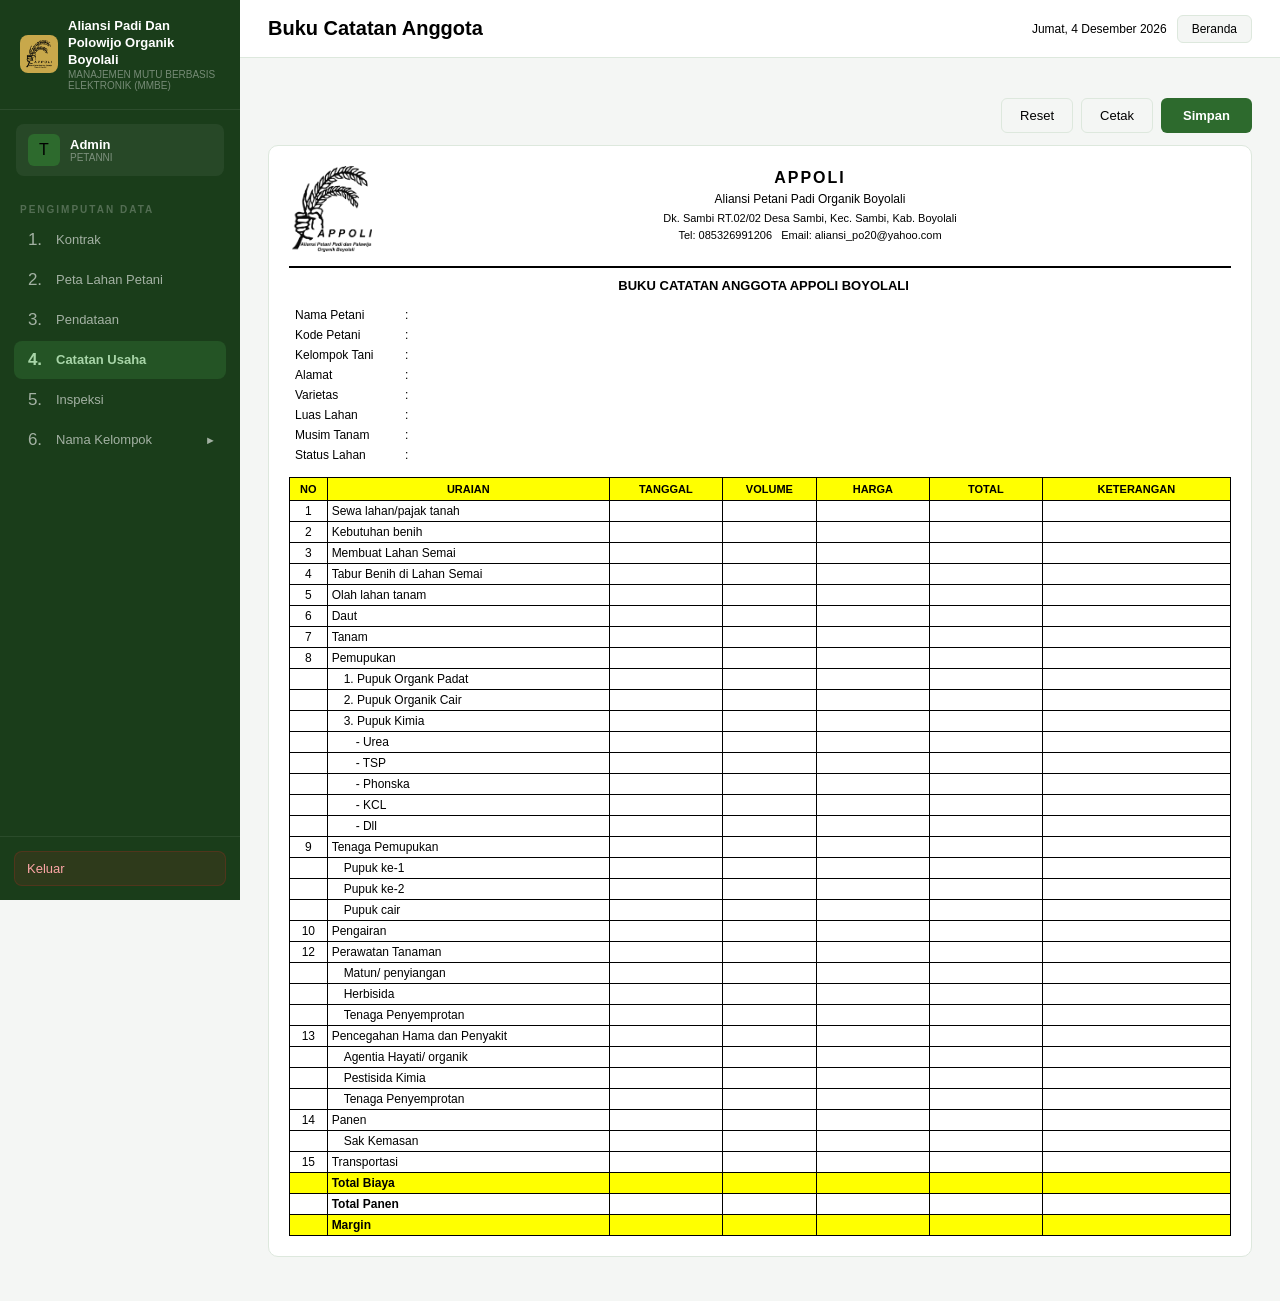
<file: Catatan Usaha.html>
<!DOCTYPE html>
<html lang="id">
<head>
  <meta charset="UTF-8"/>
  <meta name="viewport" content="width=device-width, initial-scale=1.0"/>
  <title>Aliansi Padi Dan Polowijo Organik Boyolali</title>
  <link rel="stylesheet" href="Sidebar.css"/>
  <link rel="stylesheet" href="catatan usaha.css"/>
</head>
<body>

<!-- ══ SIDEBAR ══ -->
<aside class="sidebar">
  <div class="sb-brand">
    <div class="logo-row">
      <div class="logo-icon">
        <img src="logo-appoli-2.png"
             style="width:28px;height:28px;object-fit:contain;" alt="padi"/>
      </div>
      <div>
        <div class="logo-name">Aliansi Padi Dan Polowijo Organik Boyolali</div>
        <div class="logo-sub">MANAJEMEN MUTU BERBASIS ELEKTRONIK (MMBE)</div>
      </div>
    </div>
  </div>
  <div class="sb-user">
    <div class="av">T</div>
    <div>
      <div class="uname" id="sbUser">Tani Padi</div>
      <div class="urole">Petanni</div>
    </div>
  </div>
  <div class="sb-section">
    <div class="sb-section-lbl">Pengimputan Data</div>
    <a class="sb-item"           href="Kontrak.html">      <span class="ic">1.</span> Kontrak</a>
    <a class="sb-item"           href="Peta Lahan.html">   <span class="ic">2.</span> Peta Lahan Petani</a>
    <a class="sb-item"           href="Pendataan.html">    <span class="ic">3.</span> Pendataan</a>
    <a class="sb-item active"    href="Catatan Usaha.html"><span class="ic">4.</span> Catatan Usaha</a>
    <a class="sb-item"           href="Inspeksi.html">     <span class="ic">5.</span> Inspeksi</a>
    <div class="sb-item" onclick="toggleSub(this,'sub-kelompok')">
      <span class="ic">6.</span> Nama Kelompok
      <span style="margin-left:auto;font-size:11px;" id="arr-kelompok">&#9658;</span>
    </div>
    <div class="sb-sub" id="sub-kelompok">
      <a class="sb-sub-item" href="Sketsa Lahan.html">Sketsa Lahan</a>
      <a class="sb-sub-item" href="Analisa.html">Analisa Risiko</a>
    </div>
  </div>
  <div class="sb-footer">
    <button class="btn-logout" onclick="logout()">Keluar</button>
  </div>
</aside>

<!-- ══ MAIN ══ -->
<div class="main">
  <div class="topbar">
    <h1>Buku Catatan Anggota</h1>
    <div class="tb-right">
      <span class="tb-date" id="tbDate"></span>
      <a href="index.html" class="tb-back">Beranda</a>
    </div>
  </div>

  <div class="content">

    <div class="btn-row" style="margin-bottom:12px;">
      <button class="btn-secondary" onclick="resetForm()">Reset</button>
      <button class="btn-secondary" onclick="window.print()">Cetak</button>
      <button class="btn-primary"   onclick="simpan()">Simpan</button>
    </div>

    <div class="panel">
      <div class="panel-body">
        <div class="form-catatan">

          <!-- KOP -->
          <div class="kop-surat">
            <div class="kop-logo">
              <img src="logo-appoli-2.png" alt="Logo APPOLI"/>
            </div>
            <div class="kop-tengah">
              <div class="kop-nama">APPOLI</div>
              <div class="kop-full">Aliansi Petani Padi Organik Boyolali</div>
              <div class="kop-alamat">
                Dk. Sambi RT.02/02 Desa Sambi, Kec. Sambi, Kab. Boyolali<br>
                Tel: 085326991206 &nbsp; Email: aliansi_po20@yahoo.com
              </div>
            </div>
          </div>
          <div class="kop-garis"></div>

          <!-- JUDUL -->
          <div class="form-judul"> &nbsp; BUKU CATATAN ANGGOTA APPOLI BOYOLALI</div>

          <!-- IDENTITAS -->
          <table class="tbl-identitas">
            <tr>
              <td class="id-label">Nama Petani</td>
              <td class="id-titik">:</td>
              <td><input type="text" id="c_nama"/></td>
            </tr>
            <tr>
              <td class="id-label">Kode Petani</td>
              <td class="id-titik">:</td>
              <td><input type="text" id="c_kode"/></td>
            </tr>
            <tr>
              <td class="id-label">Kelompok Tani</td>
              <td class="id-titik">:</td>
              <td><input type="text" id="c_kelompok"/></td>
            </tr>
            <tr>
              <td class="id-label">Alamat</td>
              <td class="id-titik">:</td>
              <td><input type="text" id="c_alamat"/></td>
            </tr>
            <tr>
              <td class="id-label">Varietas</td>
              <td class="id-titik">:</td>
              <td><input type="text" id="c_varietas"/></td>
            </tr>
            <tr>
              <td class="id-label">Luas Lahan</td>
              <td class="id-titik">:</td>
              <td><input type="text" id="c_luas"/></td>
            </tr>
            <tr>
              <td class="id-label">Musim Tanam</td>
              <td class="id-titik">:</td>
              <td><input type="text" id="c_musim"/></td>
            </tr>
            <tr>
              <td class="id-label">Status Lahan</td>
              <td class="id-titik">:</td>
              <td><input type="text" id="c_status"/></td>
            </tr>
          </table>

          <!-- TABEL CATATAN -->
          <table class="tbl-catatan">
            <thead>
              <tr>
                <th class="col-no">NO</th>
                <th class="col-uraian">URAIAN</th>
                <th class="col-tgl">TANGGAL</th>
                <th class="col-vol">VOLUME</th>
                <th class="col-hrg">HARGA</th>
                <th class="col-tot">TOTAL</th>
                <th class="col-ket">KETERANGAN</th>
              </tr>
            </thead>
            <tbody>
              <!-- 1-7: baris biasa -->
              <tr><td class="no">1</td><td>Sewa lahan/pajak tanah</td><td><input type="text"/></td><td><input type="text"/></td><td><input type="text"/></td><td><input type="text"/></td><td><input type="text"/></td></tr>
              <tr><td class="no">2</td><td>Kebutuhan benih</td><td><input type="text"/></td><td><input type="text"/></td><td><input type="text"/></td><td><input type="text"/></td><td><input type="text"/></td></tr>
              <tr><td class="no">3</td><td>Membuat Lahan Semai</td><td><input type="text"/></td><td><input type="text"/></td><td><input type="text"/></td><td><input type="text"/></td><td><input type="text"/></td></tr>
              <tr><td class="no">4</td><td>Tabur Benih di Lahan Semai</td><td><input type="text"/></td><td><input type="text"/></td><td><input type="text"/></td><td><input type="text"/></td><td><input type="text"/></td></tr>
              <tr><td class="no">5</td><td>Olah lahan tanam</td><td><input type="text"/></td><td><input type="text"/></td><td><input type="text"/></td><td><input type="text"/></td><td><input type="text"/></td></tr>
              <tr><td class="no">6</td><td>Daut</td><td><input type="text"/></td><td><input type="text"/></td><td><input type="text"/></td><td><input type="text"/></td><td><input type="text"/></td></tr>
              <tr><td class="no">7</td><td>Tanam</td><td><input type="text"/></td><td><input type="text"/></td><td><input type="text"/></td><td><input type="text"/></td><td><input type="text"/></td></tr>

              <!-- 8: Pemupukan -->
              <tr><td class="no">8</td><td>Pemupukan</td><td></td><td></td><td></td><td></td><td></td></tr>
              <tr><td></td><td class="indent">1. Pupuk Organk Padat</td><td><input type="text"/></td><td><input type="text"/></td><td><input type="text"/></td><td><input type="text"/></td><td><input type="text"/></td></tr>
              <tr><td></td><td class="indent">2. Pupuk Organik Cair</td><td><input type="text"/></td><td><input type="text"/></td><td><input type="text"/></td><td><input type="text"/></td><td><input type="text"/></td></tr>
              <tr><td></td><td class="indent">3. Pupuk Kimia</td><td><input type="text"/></td><td><input type="text"/></td><td><input type="text"/></td><td><input type="text"/></td><td><input type="text"/></td></tr>
              <tr><td></td><td class="indent2">- Urea</td><td><input type="text"/></td><td><input type="text"/></td><td><input type="text"/></td><td><input type="text"/></td><td><input type="text"/></td></tr>
              <tr><td></td><td class="indent2">- TSP</td><td><input type="text"/></td><td><input type="text"/></td><td><input type="text"/></td><td><input type="text"/></td><td><input type="text"/></td></tr>
              <tr><td></td><td class="indent2">- Phonska</td><td><input type="text"/></td><td><input type="text"/></td><td><input type="text"/></td><td><input type="text"/></td><td><input type="text"/></td></tr>
              <tr><td></td><td class="indent2">- KCL</td><td><input type="text"/></td><td><input type="text"/></td><td><input type="text"/></td><td><input type="text"/></td><td><input type="text"/></td></tr>
              <tr><td></td><td class="indent2">- Dll</td><td><input type="text"/></td><td><input type="text"/></td><td><input type="text"/></td><td><input type="text"/></td><td><input type="text"/></td></tr>

              <!-- 9: Tenaga Pemupukan -->
              <tr><td class="no">9</td><td>Tenaga Pemupukan</td><td><input type="text"/></td><td><input type="text"/></td><td><input type="text"/></td><td><input type="text"/></td><td><input type="text"/></td></tr>
              <tr><td></td><td class="indent">Pupuk ke-1</td><td><input type="text"/></td><td><input type="text"/></td><td><input type="text"/></td><td><input type="text"/></td><td><input type="text"/></td></tr>
              <tr><td></td><td class="indent">Pupuk ke-2</td><td><input type="text"/></td><td><input type="text"/></td><td><input type="text"/></td><td><input type="text"/></td><td><input type="text"/></td></tr>
              <tr><td></td><td class="indent">Pupuk cair</td><td><input type="text"/></td><td><input type="text"/></td><td><input type="text"/></td><td><input type="text"/></td><td><input type="text"/></td></tr>

              <!-- 10: Pengairan -->
              <tr><td class="no">10</td><td>Pengairan</td><td><input type="text"/></td><td><input type="text"/></td><td><input type="text"/></td><td><input type="text"/></td><td><input type="text"/></td></tr>

              <!-- 12: Perawatan Tanaman -->
              <tr><td class="no">12</td><td>Perawatan Tanaman</td><td><input type="text"/></td><td><input type="text"/></td><td><input type="text"/></td><td><input type="text"/></td><td><input type="text"/></td></tr>
              <tr><td></td><td class="indent">Matun/ penyiangan</td><td><input type="text"/></td><td><input type="text"/></td><td><input type="text"/></td><td><input type="text"/></td><td><input type="text"/></td></tr>
              <tr><td></td><td class="indent">Herbisida</td><td><input type="text"/></td><td><input type="text"/></td><td><input type="text"/></td><td><input type="text"/></td><td><input type="text"/></td></tr>
              <tr><td></td><td class="indent">Tenaga Penyemprotan</td><td><input type="text"/></td><td><input type="text"/></td><td><input type="text"/></td><td><input type="text"/></td><td><input type="text"/></td></tr>

              <!-- 13: Pencegahan Hama -->
              <tr><td class="no">13</td><td>Pencegahan Hama dan Penyakit</td><td><input type="text"/></td><td><input type="text"/></td><td><input type="text"/></td><td><input type="text"/></td><td><input type="text"/></td></tr>
              <tr><td></td><td class="indent">Agentia Hayati/ organik</td><td><input type="text"/></td><td><input type="text"/></td><td><input type="text"/></td><td><input type="text"/></td><td><input type="text"/></td></tr>
              <tr><td></td><td class="indent">Pestisida Kimia</td><td><input type="text"/></td><td><input type="text"/></td><td><input type="text"/></td><td><input type="text"/></td><td><input type="text"/></td></tr>
              <tr><td></td><td class="indent">Tenaga Penyemprotan</td><td><input type="text"/></td><td><input type="text"/></td><td><input type="text"/></td><td><input type="text"/></td><td><input type="text"/></td></tr>

              <!-- 14: Panen -->
              <tr><td class="no">14</td><td>Panen</td><td><input type="text"/></td><td><input type="text"/></td><td><input type="text"/></td><td><input type="text"/></td><td><input type="text"/></td></tr>
              <tr><td></td><td class="indent">Sak Kemasan</td><td><input type="text"/></td><td><input type="text"/></td><td><input type="text"/></td><td><input type="text"/></td><td><input type="text"/></td></tr>

              <!-- 15: Transportasi -->
              <tr><td class="no">15</td><td>Transportasi</td><td><input type="text"/></td><td><input type="text"/></td><td><input type="text"/></td><td><input type="text"/></td><td><input type="text"/></td></tr>

              <!-- Total -->
              <tr class="row-total"><td></td><td>Total Biaya</td><td><input type="text"/></td><td><input type="text"/></td><td><input type="text"/></td><td><input type="text"/></td><td><input type="text"/></td></tr>
              <tr class="row-putih"><td></td><td>Total Panen</td><td><input type="text"/></td><td><input type="text"/></td><td><input type="text"/></td><td><input type="text"/></td><td><input type="text"/></td></tr>
              <tr class="row-total"><td></td><td>Margin</td><td><input type="text"/></td><td><input type="text"/></td><td><input type="text"/></td><td><input type="text"/></td><td><input type="text"/></td></tr>

            </tbody>
          </table>

        </div><!-- /form-catatan -->
        <div class="alert-success" id="alertCatatan" style="margin-top:12px;">Data catatan berhasil disimpan!</div>
      </div>
    </div>

  </div><!-- /content -->
</div><!-- /main -->

<script src="Sidebar.js"></script>
<script>
  function simpan() {
    const nama = document.getElementById('c_nama').value.trim();
    if (!nama) { alert('Nama Petani wajib diisi!'); return; }
    showAlert('alertCatatan');
  }
  function resetForm() {
    if (!confirm('Reset semua isian?')) return;
    document.querySelectorAll('.form-catatan input[type="text"]').forEach(el => el.value = '');
  }
</script>

</body>
</html>
</file>
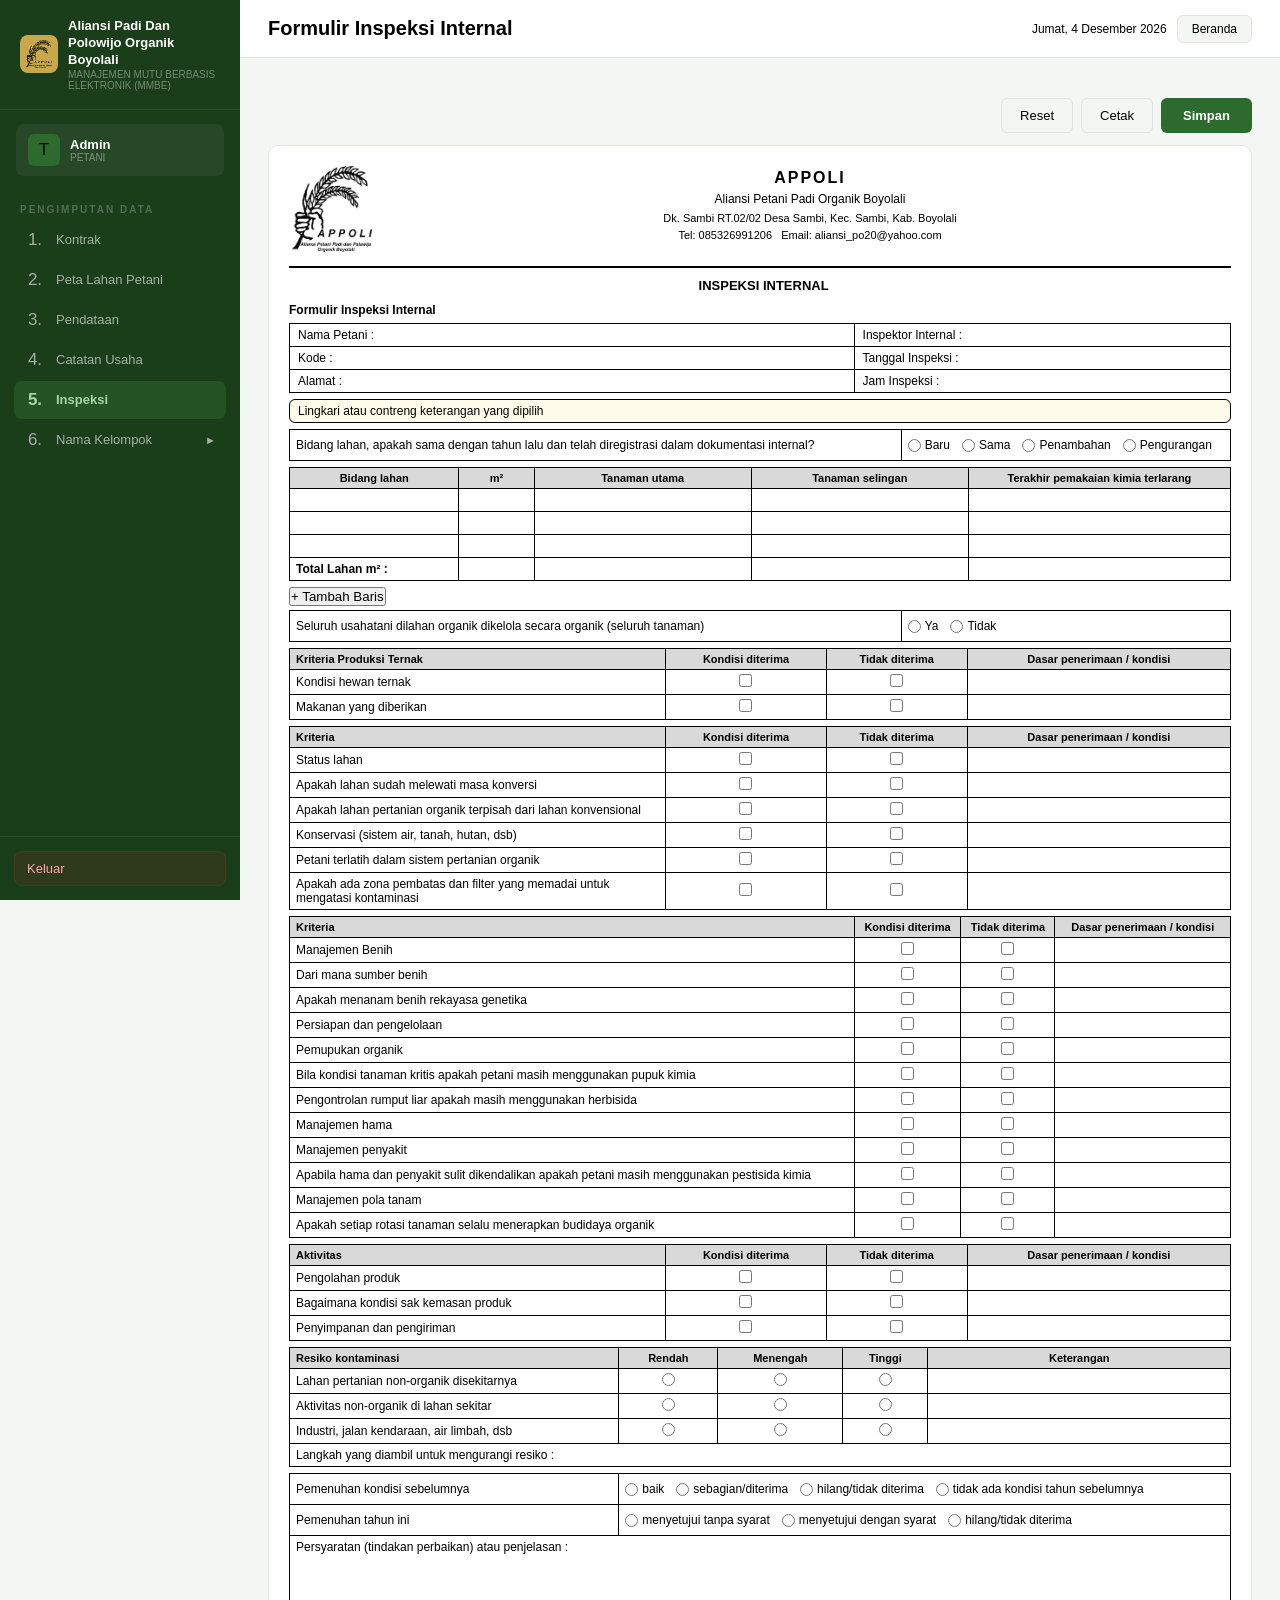
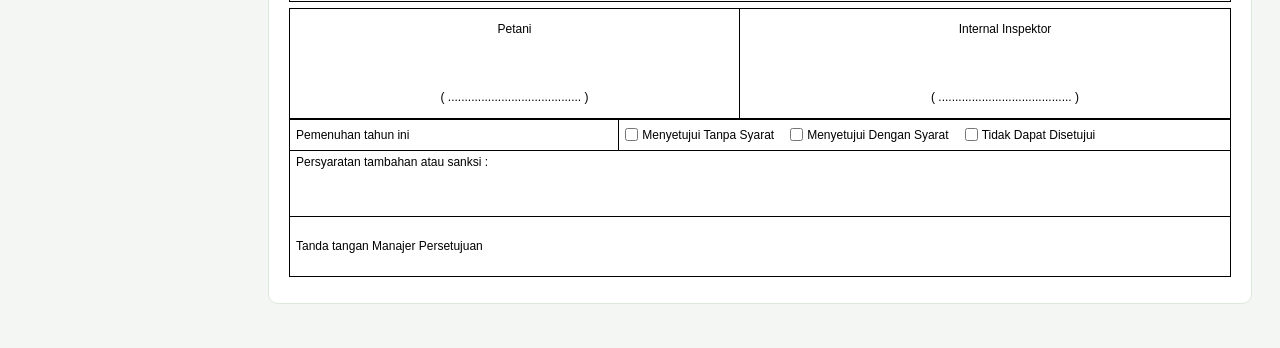
<file: Inspeksi.html>
<!DOCTYPE html>
<html lang="id">
<head>
  <meta charset="UTF-8"/>
  <meta name="viewport" content="width=device-width, initial-scale=1.0"/>
  <title>Inspeksi — Aliansi Padi Dan Polowijo Organik Boyolali</title>
  <link rel="stylesheet" href="Sidebar.css"/>
  <link rel="stylesheet" href="inspeksi.css"/>
</head>
<body>

<!-- ══ SIDEBAR ══ -->
<aside class="sidebar">
  <div class="sb-brand">
    <div class="logo-row">
      <div class="logo-icon">
        <img src="logo-appoli-2.png"
             style="width:28px;height:28px;object-fit:contain;" alt="padi"/>
      </div>
      <div>
        <div class="logo-name">Aliansi Padi Dan Polowijo Organik Boyolali</div>
        <div class="logo-sub">MANAJEMEN MUTU BERBASIS ELEKTRONIK (MMBE)</div>
      </div>
    </div>
  </div>
  <div class="sb-user">
    <div class="av">T</div>
    <div>
      <div class="uname" id="sbUser">Tani</div>
      <div class="urole">Petani</div>
    </div>
  </div>
  <div class="sb-section">
    <div class="sb-section-lbl">Pengimputan Data</div>
    <a class="sb-item"           href="Kontrak.html">      <span class="ic">1.</span> Kontrak</a>
    <a class="sb-item"           href="Peta Lahan.html">   <span class="ic">2.</span> Peta Lahan Petani</a>
    <a class="sb-item"           href="Pendataan.html">    <span class="ic">3.</span> Pendataan</a>
    <a class="sb-item"           href="Catatan Usaha.html"><span class="ic">4.</span> Catatan Usaha</a>
    <a class="sb-item active"    href="Inspeksi.html">     <span class="ic">5.</span> Inspeksi</a>
    <div class="sb-item" onclick="toggleSub(this,'sub-kelompok')">
      <span class="ic">6.</span> Nama Kelompok
      <span style="margin-left:auto;font-size:11px;" id="arr-kelompok">&#9658;</span>
    </div>
    <div class="sb-sub" id="sub-kelompok">
      <a class="sb-sub-item" href="Sketsa Lahan.html">Sketsa Lahan</a>
      <a class="sb-sub-item" href="Analisa.html">Analisa Risiko</a>
    </div>
  </div>
  <div class="sb-footer">
    <button class="btn-logout" onclick="logout()">Keluar</button>
  </div>
</aside>

<!-- ══ MAIN ══ -->
<div class="main">
  <div class="topbar">
    <h1>Formulir Inspeksi Internal</h1>
    <div class="tb-right">
      <span class="tb-date" id="tbDate"></span>
      <a href="index.html" class="tb-back">Beranda</a>
    </div>
  </div>

  <div class="content">

    <div class="btn-row" style="margin-bottom:12px;">
      <button class="btn-secondary" onclick="resetForm()">Reset</button>
      <button class="btn-secondary" onclick="window.print()">Cetak</button>
      <button class="btn-primary"   onclick="simpan()">Simpan</button>
    </div>

    <div class="panel">
      <div class="panel-body">
        <div class="form-inspeksi">

          <!-- KOP -->
          <div class="kop-surat">
            <div class="kop-logo">
              <img src="logo-appoli-2.png" alt="Logo APPOLI"/>
            </div>
            <div class="kop-tengah">
              <div class="kop-nama">APPOLI</div>
              <div class="kop-full">Aliansi Petani Padi Organik Boyolali</div>
              <div class="kop-alamat">
                Dk. Sambi RT.02/02 Desa Sambi, Kec. Sambi, Kab. Boyolali<br>
                Tel: 085326991206 &nbsp; Email: aliansi_po20@yahoo.com
              </div>
            </div>
          </div>
          <div class="kop-garis"></div>

          <!-- JUDUL -->
          <div class="form-judul"> &nbsp; INSPEKSI INTERNAL</div>
          <div class="form-sub-judul">Formulir Inspeksi Internal</div>

          <!-- HEADER IDENTITAS -->
          <table class="tbl-header">
            <tr>
              <td style="width:60%;">Nama Petani : <input type="text" id="i_petani" style="width:70%;"/></td>
              <td style="white-space:nowrap;">Inspektor Internal : <input type="text" id="i_inspektor" style="width:50%;"/></td>
            </tr>
            <tr>
              <td>Kode : <input type="text" id="i_kode" style="width:80%;"/></td>
              <td style="white-space:nowrap;">Tanggal Inspeksi : <input type="text" id="i_tgl" style="width:55%;"/></td>
            </tr>
            <tr>
              <td>Alamat : <input type="text" id="i_alamat" style="width:80%;"/></td>
              <td style="white-space:nowrap;">Jam Inspeksi : <input type="text" id="i_jam" style="width:60%;"/></td>
            </tr>
          </table>

          <div class="note-box">Lingkari atau contreng keterangan yang dipilih</div>

          <!-- A. BIDANG LAHAN -->
          <table class="tbl-ins">
            <tr>
              <td colspan="2" style="font-size:12px;">
                Bidang lahan, apakah sama dengan tahun lalu dan telah diregistrasi dalam dokumentasi internal?
              </td>
              <td style="width:35%;">
                <div class="radio-row">
                  <label><input type="radio" name="lahan_st" value="Baru"/> Baru</label>
                  <label><input type="radio" name="lahan_st" value="Sama"/> Sama</label>
                  <label><input type="radio" name="lahan_st" value="Penambahan"/> Penambahan</label>
                  <label><input type="radio" name="lahan_st" value="Pengurangan"/> Pengurangan</label>
                </div>
              </td>
            </tr>
          </table>

          <table class="tbl-ins" id="tblBidangLahan">
            <thead>
              <tr>
                <th style="width:18%;">Bidang lahan</th>
                <th style="width:8%;">m&#178;</th>
                <th>Tanaman utama</th>
                <th>Tanaman selingan</th>
                <th>Terakhir pemakaian kimia terlarang</th>
              </tr>
            </thead>
            <tbody id="tbodyBidang">
              <tr><td><input type="text"/></td><td><input type="text"/></td><td><input type="text"/></td><td><input type="text"/></td><td><input type="text"/></td></tr>
              <tr><td><input type="text"/></td><td><input type="text"/></td><td><input type="text"/></td><td><input type="text"/></td><td><input type="text"/></td></tr>
              <tr><td><input type="text"/></td><td><input type="text"/></td><td><input type="text"/></td><td><input type="text"/></td><td><input type="text"/></td></tr>
              <tr>
                <td style="font-weight:bold;">Total Lahan m&#178; :</td>
                <td><input type="text" style="width:90%;"/></td>
                <td></td>
                <td></td>
                <td></td>
              </tr>
            </tbody>
          </table>
          <button class="btn-tambah-baris" onclick="tambahBaris()">+ Tambah Baris</button>

          <table class="tbl-ins" style="margin-top:4px;">
            <tr>
              <td style="width:65%;">Seluruh usahatani dilahan organik dikelola secara organik (seluruh tanaman)</td>
              <td>
                <div class="radio-row">
                  <label><input type="radio" name="organik_all" value="Ya"/> Ya</label>
                  <label><input type="radio" name="organik_all" value="Tidak"/> Tidak</label>
                </div>
              </td>
            </tr>
          </table>

          <!-- B. KRITERIA PRODUKSI TERNAK -->
          <table class="tbl-ins">
            <thead>
              <tr>
                <th class="left" style="width:40%;">Kriteria Produksi Ternak</th>
                <th>Kondisi diterima</th>
                <th>Tidak diterima</th>
                <th>Dasar penerimaan / kondisi</th>
              </tr>
            </thead>
            <tbody>
              <tr>
                <td>Kondisi hewan ternak</td>
                <td class="center"><input type="checkbox"/></td>
                <td class="center"><input type="checkbox"/></td>
                <td><input type="text"/></td>
              </tr>
              <tr>
                <td>Makanan yang diberikan</td>
                <td class="center"><input type="checkbox"/></td>
                <td class="center"><input type="checkbox"/></td>
                <td><input type="text"/></td>
              </tr>
            </tbody>
          </table>

          <!-- C. STATUS LAHAN -->
          <table class="tbl-ins">
            <thead>
              <tr>
                <th class="left" style="width:40%;">Kriteria</th>
                <th>Kondisi diterima</th>
                <th>Tidak diterima</th>
                <th>Dasar penerimaan / kondisi</th>
              </tr>
            </thead>
            <tbody>
              <tr><td>Status lahan</td><td class="center"><input type="checkbox"/></td><td class="center"><input type="checkbox"/></td><td><input type="text"/></td></tr>
              <tr><td>Apakah lahan sudah melewati masa konversi</td><td class="center"><input type="checkbox"/></td><td class="center"><input type="checkbox"/></td><td><input type="text"/></td></tr>
              <tr><td>Apakah lahan pertanian organik terpisah dari lahan konvensional</td><td class="center"><input type="checkbox"/></td><td class="center"><input type="checkbox"/></td><td><input type="text"/></td></tr>
              <tr><td>Konservasi (sistem air, tanah, hutan, dsb)</td><td class="center"><input type="checkbox"/></td><td class="center"><input type="checkbox"/></td><td><input type="text"/></td></tr>
              <tr><td>Petani terlatih dalam sistem pertanian organik</td><td class="center"><input type="checkbox"/></td><td class="center"><input type="checkbox"/></td><td><input type="text"/></td></tr>
              <tr><td>Apakah ada zona pembatas dan filter yang memadai untuk mengatasi kontaminasi</td><td class="center"><input type="checkbox"/></td><td class="center"><input type="checkbox"/></td><td><input type="text"/></td></tr>
            </tbody>
          </table>

          <!-- D. MANAJEMEN BENIH -->
          <table class="tbl-ins">
            <thead>
              <tr>
                <th class="left" style="width:60%;">Kriteria</th>
                <th>Kondisi diterima</th>
                <th>Tidak diterima</th>
                <th>Dasar penerimaan / kondisi</th>
              </tr>
            </thead>
            <tbody>
              <tr><td>Manajemen Benih</td><td class="center"><input type="checkbox"/></td><td class="center"><input type="checkbox"/></td><td><input type="text"/></td></tr>
              <tr><td>Dari mana sumber benih</td><td class="center"><input type="checkbox"/></td><td class="center"><input type="checkbox"/></td><td><input type="text"/></td></tr>
              <tr><td>Apakah menanam benih rekayasa genetika</td><td class="center"><input type="checkbox"/></td><td class="center"><input type="checkbox"/></td><td><input type="text"/></td></tr>
              <tr><td>Persiapan dan pengelolaan</td><td class="center"><input type="checkbox"/></td><td class="center"><input type="checkbox"/></td><td><input type="text"/></td></tr>
              <tr><td>Pemupukan organik</td><td class="center"><input type="checkbox"/></td><td class="center"><input type="checkbox"/></td><td><input type="text"/></td></tr>
              <tr><td>Bila kondisi tanaman kritis apakah petani masih menggunakan pupuk kimia</td><td class="center"><input type="checkbox"/></td><td class="center"><input type="checkbox"/></td><td><input type="text"/></td></tr>
              <tr><td>Pengontrolan rumput liar apakah masih menggunakan herbisida</td><td class="center"><input type="checkbox"/></td><td class="center"><input type="checkbox"/></td><td><input type="text"/></td></tr>
              <tr><td>Manajemen hama</td><td class="center"><input type="checkbox"/></td><td class="center"><input type="checkbox"/></td><td><input type="text"/></td></tr>
              <tr><td>Manajemen penyakit</td><td class="center"><input type="checkbox"/></td><td class="center"><input type="checkbox"/></td><td><input type="text"/></td></tr>
              <tr><td>Apabila hama dan penyakit sulit dikendalikan apakah petani masih menggunakan pestisida kimia</td><td class="center"><input type="checkbox"/></td><td class="center"><input type="checkbox"/></td><td><input type="text"/></td></tr>
              <tr><td>Manajemen pola tanam</td><td class="center"><input type="checkbox"/></td><td class="center"><input type="checkbox"/></td><td><input type="text"/></td></tr>
              <tr><td>Apakah setiap rotasi tanaman selalu menerapkan budidaya organik</td><td class="center"><input type="checkbox"/></td><td class="center"><input type="checkbox"/></td><td><input type="text"/></td></tr>
            </tbody>
          </table>

          <!-- E. PASCA PANEN -->
          <table class="tbl-ins">
            <thead>
              <tr>
                <th class="left" style="width:40%;">Aktivitas</th>
                <th>Kondisi diterima</th>
                <th>Tidak diterima</th>
                <th>Dasar penerimaan / kondisi</th>
              </tr>
            </thead>
            <tbody>
              <tr><td>Pengolahan produk</td><td class="center"><input type="checkbox"/></td><td class="center"><input type="checkbox"/></td><td><input type="text"/></td></tr>
              <tr><td>Bagaimana kondisi sak kemasan produk</td><td class="center"><input type="checkbox"/></td><td class="center"><input type="checkbox"/></td><td><input type="text"/></td></tr>
              <tr><td>Penyimpanan dan pengiriman</td><td class="center"><input type="checkbox"/></td><td class="center"><input type="checkbox"/></td><td><input type="text"/></td></tr>
            </tbody>
          </table>

          <!-- F. MANAJEMEN RISIKO -->
          <table class="tbl-ins">
            <thead>
              <tr>
                <th class="left" style="width:35%;">Resiko kontaminasi</th>
                <th>Rendah</th>
                <th>Menengah</th>
                <th>Tinggi</th>
                <th>Keterangan</th>
              </tr>
            </thead>
            <tbody>
              <tr>
                <td>Lahan pertanian non-organik disekitarnya</td>
                <td class="center"><input type="radio" name="r1" value="Rendah"/></td>
                <td class="center"><input type="radio" name="r1" value="Menengah"/></td>
                <td class="center"><input type="radio" name="r1" value="Tinggi"/></td>
                <td><input type="text"/></td>
              </tr>
              <tr>
                <td>Aktivitas non-organik di lahan sekitar</td>
                <td class="center"><input type="radio" name="r2" value="Rendah"/></td>
                <td class="center"><input type="radio" name="r2" value="Menengah"/></td>
                <td class="center"><input type="radio" name="r2" value="Tinggi"/></td>
                <td><input type="text"/></td>
              </tr>
              <tr>
                <td>Industri, jalan kendaraan, air limbah, dsb</td>
                <td class="center"><input type="radio" name="r3" value="Rendah"/></td>
                <td class="center"><input type="radio" name="r3" value="Menengah"/></td>
                <td class="center"><input type="radio" name="r3" value="Tinggi"/></td>
                <td><input type="text"/></td>
              </tr>
              <tr>
                <td colspan="5">Langkah yang diambil untuk mengurangi resiko : <input type="text" style="width:70%;"/></td>
              </tr>
            </tbody>
          </table>

          <!-- G. REKOMENDASI INSPEKTOR -->
          <table class="tbl-ins">
            <tbody>
              <tr>
                <td style="width:35%;">Pemenuhan kondisi sebelumnya</td>
                <td>
                  <div class="radio-row">
                    <label><input type="radio" name="pem_sblm" value="baik"/> baik</label>
                    <label><input type="radio" name="pem_sblm" value="sebagian"/> sebagian/diterima</label>
                    <label><input type="radio" name="pem_sblm" value="hilang"/> hilang/tidak diterima</label>
                    <label><input type="radio" name="pem_sblm" value="tidakada"/> tidak ada kondisi tahun sebelumnya</label>
                  </div>
                </td>
              </tr>
              <tr>
                <td>Pemenuhan tahun ini</td>
                <td>
                  <div class="radio-row">
                    <label><input type="radio" name="pem_ini" value="tanpasyarat"/> menyetujui tanpa syarat</label>
                    <label><input type="radio" name="pem_ini" value="dengansyarat"/> menyetujui dengan syarat</label>
                    <label><input type="radio" name="pem_ini" value="hilang"/> hilang/tidak diterima</label>
                  </div>
                </td>
              </tr>
              <tr>
                <td colspan="2">
                  Persyaratan (tindakan perbaikan) atau penjelasan :<br/>
                  <textarea rows="2" style="width:100%;"></textarea>
                </td>
              </tr>
            </tbody>
          </table>

          <!-- TTD INSPEKTOR -->
          <div class="ttd-grid">
            <div class="ttd-col">
              <div style="font-size:12px;text-align:center;margin-bottom:48px;">Petani</div>
              <div style="font-size:12px;text-align:center;">( ........................................ )</div>
            </div>
            <div class="ttd-col">
              <div style="font-size:12px;text-align:center;margin-bottom:48px;">Internal Inspektor</div>
              <div style="font-size:12px;text-align:center;">( ........................................ )</div>
            </div>
          </div>

          <!-- H. KEPUTUSAN ICS -->
          <table class="tbl-ins">
            <tbody>
              <tr>
                <td style="width:35%;">Pemenuhan tahun ini</td>
                <td>
                  <div class="check-row">
                    <label><input type="checkbox"/> Menyetujui Tanpa Syarat</label>
                    <label><input type="checkbox"/> Menyetujui Dengan Syarat</label>
                    <label><input type="checkbox"/> Tidak Dapat Disetujui</label>
                  </div>
                </td>
              </tr>
              <tr>
                <td colspan="2">
                  Persyaratan tambahan atau sanksi :<br/>
                  <textarea rows="2" style="width:100%;"></textarea>
                </td>
              </tr>
              <tr>
                <td colspan="2" style="height:60px;">
                  Tanda tangan Manajer Persetujuan
                </td>
              </tr>
            </tbody>
          </table>

        </div><!-- /form-inspeksi -->
        <div class="alert-success" id="alertInspeksi" style="margin-top:12px;">Data inspeksi berhasil disimpan!</div>
      </div>
    </div>

  </div><!-- /content -->
</div><!-- /main -->

<script src="Sidebar.js"></script>
<script>
  function tambahBaris() {
    const tbody = document.getElementById('tbodyBidang');
    const totalRow = tbody.querySelector('tr:last-child');
    const tr = document.createElement('tr');
    tr.innerHTML = '<td><input type="text"/></td><td><input type="text"/></td><td><input type="text"/></td><td><input type="text"/></td><td><input type="text"/></td>';
    tbody.insertBefore(tr, totalRow);
  }
  function simpan() {
    const p = document.getElementById('i_petani').value.trim();
    if (!p) { alert('Nama Petani wajib diisi!'); return; }
    showAlert('alertInspeksi');
  }
  function resetForm() {
    if (!confirm('Reset semua isian?')) return;
    document.querySelectorAll('.form-inspeksi input:not([type="radio"]):not([type="checkbox"]), .form-inspeksi textarea').forEach(el => el.value = '');
    document.querySelectorAll('.form-inspeksi input[type="radio"], .form-inspeksi input[type="checkbox"]').forEach(el => el.checked = false);
  }
</script>

</body>
</html>
</file>
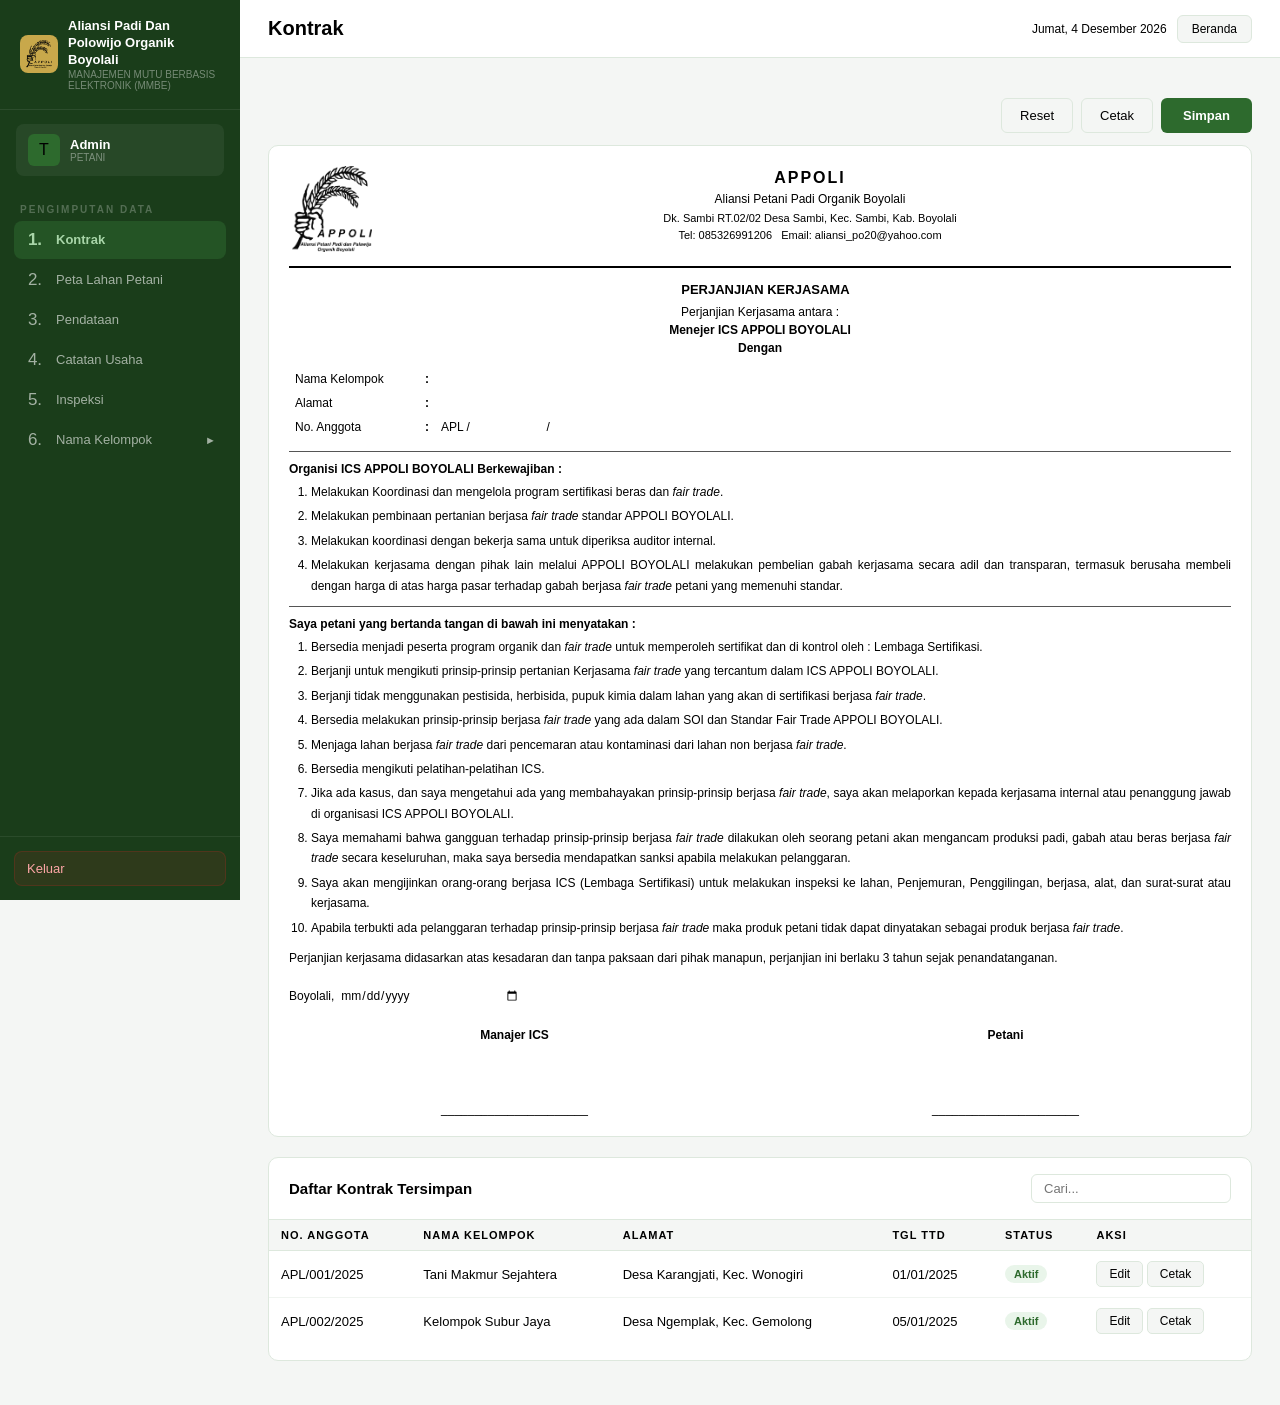
<file: Kontrak.html>
<!DOCTYPE html>
<html lang="id">
<head>
  <meta charset="UTF-8"/>
  <meta name="viewport" content="width=device-width, initial-scale=1.0"/>
  <title>Kontrak — Aliansi Padi Dan Polowijo Organik Boyolali</title>
  <link rel="stylesheet" href="Sidebar.css"/>
  <link rel="stylesheet" href="kontrak.css"/>
</head>
<body>

<!-- ══ SIDEBAR ══ -->
<aside class="sidebar">
  <div class="sb-brand">
    <div class="logo-row">
      <div class="logo-icon">
        <img src="logo-appoli-2.png"
             style="width:28px;height:28px;object-fit:contain;" alt="padi"/>
      </div>
      <div>
        <div class="logo-name">Aliansi Padi Dan Polowijo Organik Boyolali</div>
        <div class="logo-sub">MANAJEMEN MUTU BERBASIS ELEKTRONIK (MMBE)</div>
      </div>
    </div>
  </div>
  <div class="sb-user">
    <div class="av">T</div>
    <div>
      <div class="uname" id="sbUser">Tani Padi</div>
      <div class="urole">Petani</div>
    </div>
  </div>
  <div class="sb-section">
    <div class="sb-section-lbl">Pengimputan Data</div>
    <a class="sb-item active"    href="Kontrak.html">      <span class="ic">1.</span> Kontrak</a>
    <a class="sb-item"           href="Peta Lahan.html">   <span class="ic">2.</span> Peta Lahan Petani</a>
    <a class="sb-item"           href="Pendataan.html">    <span class="ic">3.</span> Pendataan</a>
    <a class="sb-item"           href="Catatan Usaha.html"><span class="ic">4.</span> Catatan Usaha</a>
    <a class="sb-item"           href="Inspeksi.html">     <span class="ic">5.</span> Inspeksi</a>
    <div class="sb-item" onclick="toggleSub(this,'sub-kelompok')">
      <span class="ic">6.</span> Nama Kelompok
      <span style="margin-left:auto;font-size:11px;" id="arr-kelompok">&#9658;</span>
    </div>
    <div class="sb-sub" id="sub-kelompok">
      <a class="sb-sub-item" href="Sketsa Lahan.html">Sketsa Lahan</a>
      <a class="sb-sub-item" href="Analisa.html">Analisa Risiko</a>
    </div>
  </div>
  <div class="sb-footer">
    <button class="btn-logout" onclick="logout()">Keluar</button>
  </div>
</aside>

<!-- ══ MAIN ══ -->
<div class="main">
  <div class="topbar">
    <h1>Kontrak</h1>
    <div class="tb-right">
      <span class="tb-date" id="tbDate"></span>
      <a href="index.html" class="tb-back">Beranda</a>
    </div>
  </div>

  <div class="content">

    <!-- TOMBOL AKSI -->
    <div class="btn-row" style="margin-bottom:12px;">
      <button class="btn-secondary" onclick="resetKontrak()">Reset</button>
      <button class="btn-secondary" onclick="window.print()">Cetak</button>
      <button class="btn-primary"   onclick="simpanKontrak()">Simpan</button>
    </div>

    <!-- ══ FORM PERJANJIAN ══ -->
    <div class="panel" id="areaCetak">
      <div class="panel-body">
        <div class="form-kontrak">

          <!-- HEADER APPOLI -->
          <div class="kop-surat">
            <div class="kop-logo">
              <img src="logo-appoli-2.png"
                   alt="Logo APPOLI"/>
            </div>
            <div class="kop-tengah">
              <div class="kop-nama">APPOLI</div>
              <div class="kop-full">Aliansi Petani Padi Organik Boyolali</div>
              <div class="kop-alamat">
                Dk. Sambi RT.02/02 Desa Sambi, Kec. Sambi, Kab. Boyolali<br>
                Tel: 085326991206 &nbsp; Email: aliansi_po20@yahoo.com
              </div>
            </div>
          </div>
          <div class="kop-garis"></div>

          <!-- NOMOR & JUDUL -->
          <div class="form-nomor"> &nbsp;&nbsp; PERJANJIAN KERJASAMA</div>
          <div class="form-sub">Perjanjian Kerjasama antara :</div>
          <div class="form-manajer">Menejer ICS APPOLI BOYOLALI</div>
          <div class="form-dengan">Dengan</div>

          <!-- IDENTITAS -->
          <table class="tbl-identitas">
            <tr>
              <td class="td-label">Nama Kelompok</td>
              <td class="td-titik">:</td>
              <td><input type="text" id="k_kelompok"/></td>
            </tr>
            <tr>
              <td class="td-label">Alamat</td>
              <td class="td-titik">:</td>
              <td><input type="text" id="k_alamat"/></td>
            </tr>
            <tr>
              <td class="td-label">No. Anggota</td>
              <td class="td-titik">:</td>
              <td>
                APL /
                <input type="text" class="inp-short" id="k_no1"/>
                /
                <input type="text" class="inp-short" id="k_no2"/>
              </td>
            </tr>
          </table>

          <div class="garis-tipis"></div>

          <!-- KEWAJIBAN ORGANISASI -->
          <div class="sub-judul">Organisi ICS APPOLI BOYOLALI Berkewajiban :</div>
          <ol class="daftar-isi">
            <li>Melakukan Koordinasi dan mengelola program sertifikasi beras dan <em>fair trade</em>.</li>
            <li>Melakukan pembinaan pertanian berjasa <em>fair trade</em> standar APPOLI BOYOLALI.</li>
            <li>Melakukan koordinasi dengan bekerja sama untuk diperiksa auditor internal.</li>
            <li>Melakukan kerjasama dengan pihak lain melalui APPOLI BOYOLALI melakukan pembelian gabah kerjasama secara adil dan transparan, termasuk berusaha membeli dengan harga di atas harga pasar terhadap gabah berjasa <em>fair trade</em> petani yang memenuhi standar.</li>
          </ol>

          <div class="garis-tipis"></div>

          <!-- PERNYATAAN PETANI -->
          <div class="sub-judul">Saya petani yang bertanda tangan di bawah ini menyatakan :</div>
          <ol class="daftar-isi">
            <li>Bersedia menjadi peserta program organik dan <em>fair trade</em> untuk memperoleh sertifikat dan di kontrol oleh : Lembaga Sertifikasi.</li>
            <li>Berjanji untuk mengikuti prinsip-prinsip pertanian Kerjasama <em>fair trade</em> yang tercantum dalam ICS APPOLI BOYOLALI.</li>
            <li>Berjanji tidak menggunakan pestisida, herbisida, pupuk kimia dalam lahan yang akan di sertifikasi berjasa <em>fair trade</em>.</li>
            <li>Bersedia melakukan prinsip-prinsip berjasa <em>fair trade</em> yang ada dalam SOI dan Standar Fair Trade APPOLI BOYOLALI.</li>
            <li>Menjaga lahan berjasa <em>fair trade</em> dari pencemaran atau kontaminasi dari lahan non berjasa <em>fair trade</em>.</li>
            <li>Bersedia mengikuti pelatihan-pelatihan ICS.</li>
            <li>Jika ada kasus, dan saya mengetahui ada yang membahayakan prinsip-prinsip berjasa <em>fair trade</em>, saya akan melaporkan kepada kerjasama internal atau penanggung jawab di organisasi ICS APPOLI BOYOLALI.</li>
            <li>Saya memahami bahwa gangguan terhadap prinsip-prinsip berjasa <em>fair trade</em> dilakukan oleh seorang petani akan mengancam produksi padi, gabah atau beras berjasa <em>fair trade</em> secara keseluruhan, maka saya bersedia mendapatkan sanksi apabila melakukan pelanggaran.</li>
            <li>Saya akan mengijinkan orang-orang berjasa ICS (Lembaga Sertifikasi) untuk melakukan inspeksi ke lahan, Penjemuran, Penggilingan, berjasa, alat, dan surat-surat atau kerjasama.</li>
            <li>Apabila terbukti ada pelanggaran terhadap prinsip-prinsip berjasa <em>fair trade</em> maka produk petani tidak dapat dinyatakan sebagai produk berjasa <em>fair trade</em>.</li>
          </ol>

          <!-- PENUTUP -->
          <p class="penutup">
            Perjanjian kerjasama didasarkan atas kesadaran dan tanpa paksaan dari pihak manapun,
            perjanjian ini berlaku 3 tahun sejak penandatanganan.
          </p>

          <!-- TANDA TANGAN -->
          <div class="ttd-area">
            <div class="ttd-kota">
              Boyolali, <input type="date" id="k_tgl"/>
            </div>
            <div class="ttd-grid">
              <div class="ttd-col">
                <div class="ttd-jabatan">Manajer ICS</div>
                <div class="ttd-ruang"></div>
                <div class="ttd-garis">______________________</div>
              </div>
              <div class="ttd-col">
                <div class="ttd-jabatan">Petani</div>
                <div class="ttd-ruang"></div>
                <div class="ttd-garis">______________________</div>
              </div>
            </div>
          </div>

        </div><!-- /form-kontrak -->
      </div>
    </div>

    <div class="alert-success" id="alertKontrak" style="margin-top:12px;">Data kontrak berhasil disimpan!</div>

    <!-- ══ TABEL DAFTAR ══ -->
    <div class="panel panel-daftar" style="margin-top:16px;">
      <div class="panel-head">
        <h2>Daftar Kontrak Tersimpan</h2>
        <input type="text" placeholder="Cari..." oninput="cariKontrak(this.value)"
          style="padding:6px 12px;border:1px solid var(--border);border-radius:6px;font-size:13px;outline:none;width:200px;"/>
      </div>
      <div style="padding:0 0 16px;">
        <table class="tbl">
          <thead>
            <tr>
              <th>No. Anggota</th>
              <th>Nama Kelompok</th>
              <th>Alamat</th>
              <th>Tgl TTD</th>
              <th>Status</th>
              <th>Aksi</th>
            </tr>
          </thead>
          <tbody id="tblKontrak">
            <tr>
              <td>APL/001/2025</td><td>Tani Makmur Sejahtera</td>
              <td>Desa Karangjati, Kec. Wonogiri</td><td>01/01/2025</td>
              <td><span class="badge green">Aktif</span></td>
              <td><button class="btn-sm">Edit</button> <button class="btn-sm" onclick="window.print()">Cetak</button></td>
            </tr>
            <tr>
              <td>APL/002/2025</td><td>Kelompok Subur Jaya</td>
              <td>Desa Ngemplak, Kec. Gemolong</td><td>05/01/2025</td>
              <td><span class="badge green">Aktif</span></td>
              <td><button class="btn-sm">Edit</button> <button class="btn-sm" onclick="window.print()">Cetak</button></td>
            </tr>
          </tbody>
        </table>
      </div>
    </div>

  </div><!-- /content -->
</div><!-- /main -->

<script src="Sidebar.js"></script>
<script>
  function simpanKontrak() {
    const k = document.getElementById('k_kelompok').value.trim();
    if (!k) { alert('Nama Kelompok wajib diisi!'); return; }
    showAlert('alertKontrak');
  }
  function resetKontrak() {
    if (!confirm('Reset semua isian?')) return;
    ['k_kelompok','k_alamat','k_no1','k_no2','k_tgl'].forEach(id => {
      document.getElementById(id).value = '';
    });
  }
  function cariKontrak(q) {
    document.querySelectorAll('#tblKontrak tr').forEach(r => {
      r.style.display = r.textContent.toLowerCase().includes(q.toLowerCase()) ? '' : 'none';
    });
  }
</script>

</body>
</html>
</file>
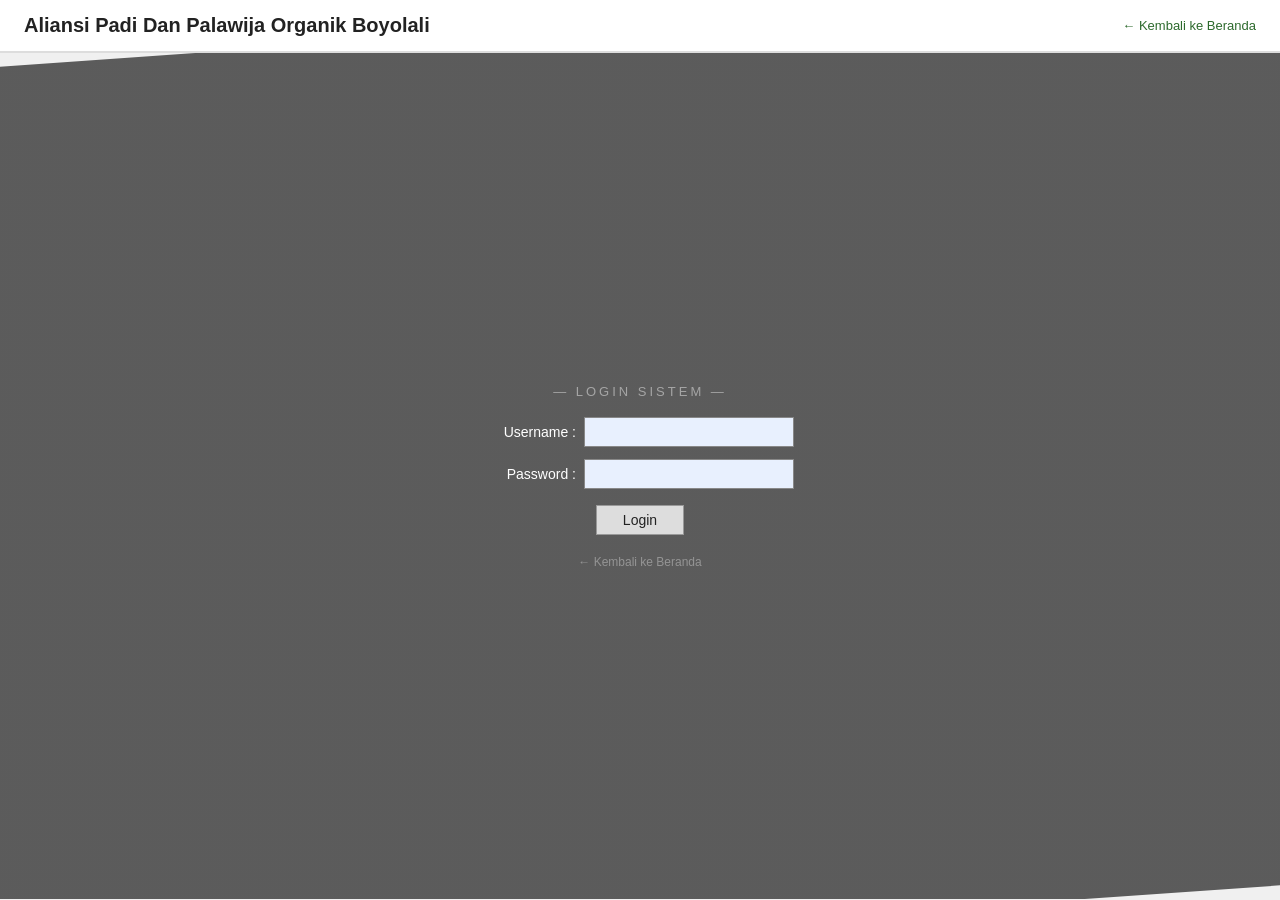
<file: Login.html>
<!DOCTYPE html>
<html lang="id">
<head>
  <meta charset="UTF-8"/>
  <meta name="viewport" content="width=device-width, initial-scale=1.0"/>
  <title>Login — Aliansi Padi Dan Polowijo Organik Boyolali</title>
  <link rel="stylesheet" href="login.css"/>
</head>

<body>
  <!-- TOP BAR -->
  <div class="topbar">
    <h1>Aliansi Padi Dan Palawija Organik Boyolali</h1>
    <a href="index.html">← Kembali ke Beranda</a>
  </div>

  <!-- BAND + FORM -->
  <div class="band-wrap">
    <div class="band"></div>
    <div class="card-wrap">
      <div class="card">

        <div class="card-title">— Login Sistem —</div>

        <div class="field-row">
          <label>Username :</label>
          <input type="text" id="inp-user" autocomplete="username"/>
        </div>
        <div class="field-row">
          <label>Password :</label>
          <input type="password" id="inp-pass" autocomplete="current-password"/>
        </div>

        <button class="btn-login" onclick="doLogin()">Login</button>

        <div class="err" id="errMsg">Username atau password salah!</div>
        <div class="ok"  id="okMsg">Login berhasil! Mengalihkan...</div>

        <a class="back-link" href="index.html">← Kembali ke Beranda</a>

      </div>
    </div>
  </div>

  <script>
    const USERS = {
      admin:   'admin123',
      petugas: 'kec123',
      tani:    'tani123',
    };

    function doLogin() {
      const u   = document.getElementById('inp-user').value.trim();
      const p   = document.getElementById('inp-pass').value;
      const err = document.getElementById('errMsg');
      const ok  = document.getElementById('okMsg');

      err.classList.remove('show');
      ok.classList.remove('show');

      if (USERS[u] && USERS[u] === p) {
        ok.classList.add('show');
        sessionStorage.setItem('user', u);
        setTimeout(() => { window.location.href = 'Kontrak.html'; }, 1200);
      } else {
        err.classList.add('show');
        setTimeout(() => err.classList.remove('show'), 3000);
      }
    }

    document.addEventListener('keydown', e => {
      if (e.key === 'Enter') doLogin();
    });
  </script>

</body>
</html>
</file>
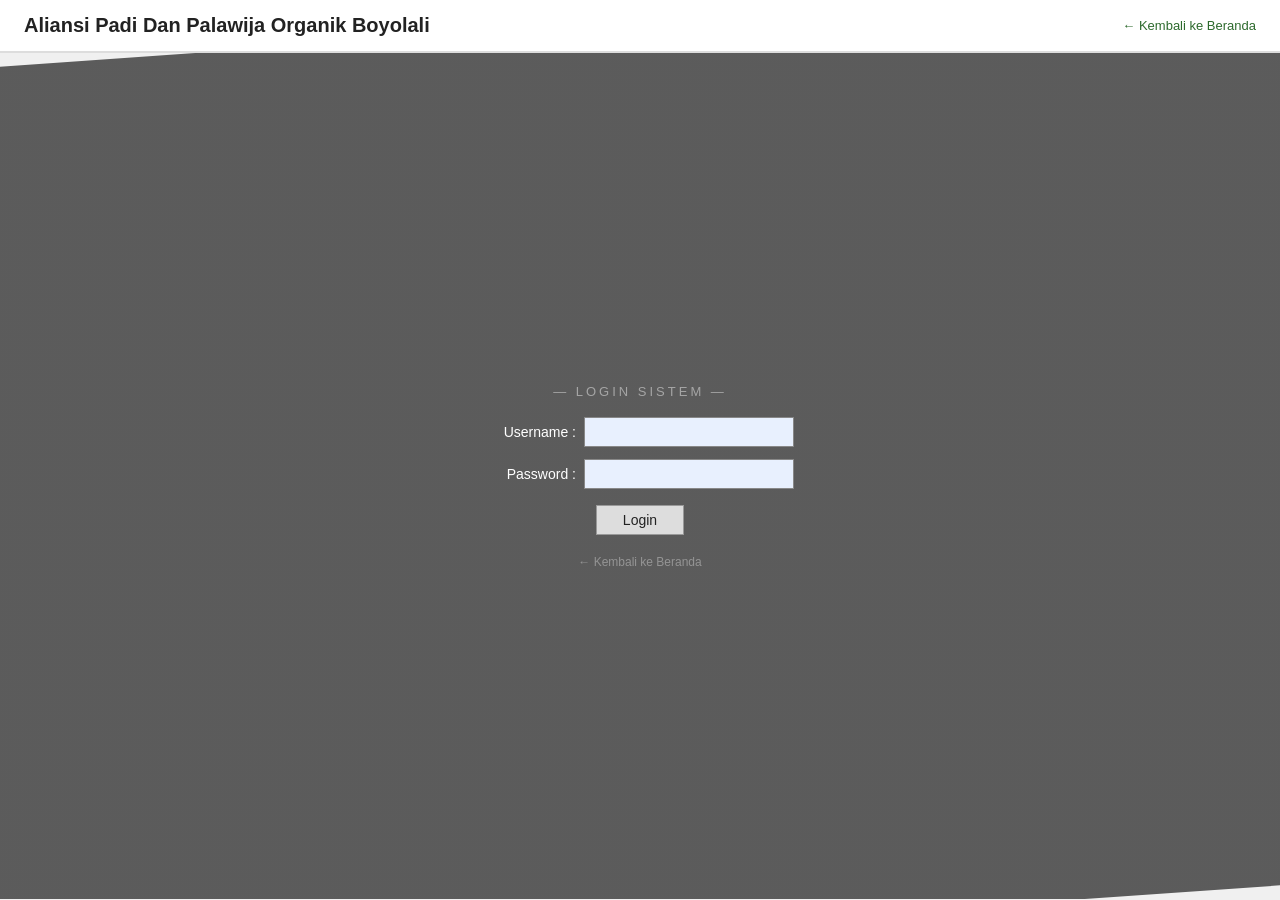
<file: login.html>
<!DOCTYPE html>
<html lang="id">
<head>
  <meta charset="UTF-8"/>
  <meta name="viewport" content="width=device-width, initial-scale=1.0"/>
  <title>Login — Aliansi Padi Dan Polowijo Organik Boyolali</title>
  <link rel="stylesheet" href="login.css"/>
</head>

<body>
  <!-- TOP BAR -->
  <div class="topbar">
    <h1>Aliansi Padi Dan Palawija Organik Boyolali</h1>
    <a href="index.html">← Kembali ke Beranda</a>
  </div>

  <!-- BAND + FORM -->
  <div class="band-wrap">
    <div class="band"></div>
    <div class="card-wrap">
      <div class="card">

        <div class="card-title">— Login Sistem —</div>

        <div class="field-row">
          <label>Username :</label>
          <input type="text" id="inp-user" autocomplete="username"/>
        </div>
        <div class="field-row">
          <label>Password :</label>
          <input type="password" id="inp-pass" autocomplete="current-password"/>
        </div>

        <button class="btn-login" onclick="doLogin()">Login</button>

        <div class="err" id="errMsg">Username atau password salah!</div>
        <div class="ok"  id="okMsg">Login berhasil! Mengalihkan...</div>

        <a class="back-link" href="index.html">← Kembali ke Beranda</a>

      </div>
    </div>
  </div>

  <script>
    const USERS = {
      admin:   'admin123',
      petugas: 'kec123',
      tani:    'tani123',
    };

    function doLogin() {
      const u   = document.getElementById('inp-user').value.trim();
      const p   = document.getElementById('inp-pass').value;
      const err = document.getElementById('errMsg');
      const ok  = document.getElementById('okMsg');

      err.classList.remove('show');
      ok.classList.remove('show');

      if (USERS[u] && USERS[u] === p) {
        ok.classList.add('show');
        sessionStorage.setItem('user', u);
        setTimeout(() => { window.location.href = 'Kontrak.html'; }, 1200);
      } else {
        err.classList.add('show');
        setTimeout(() => err.classList.remove('show'), 3000);
      }
    }

    document.addEventListener('keydown', e => {
      if (e.key === 'Enter') doLogin();
    });
  </script>

</body>
</html>
</file>
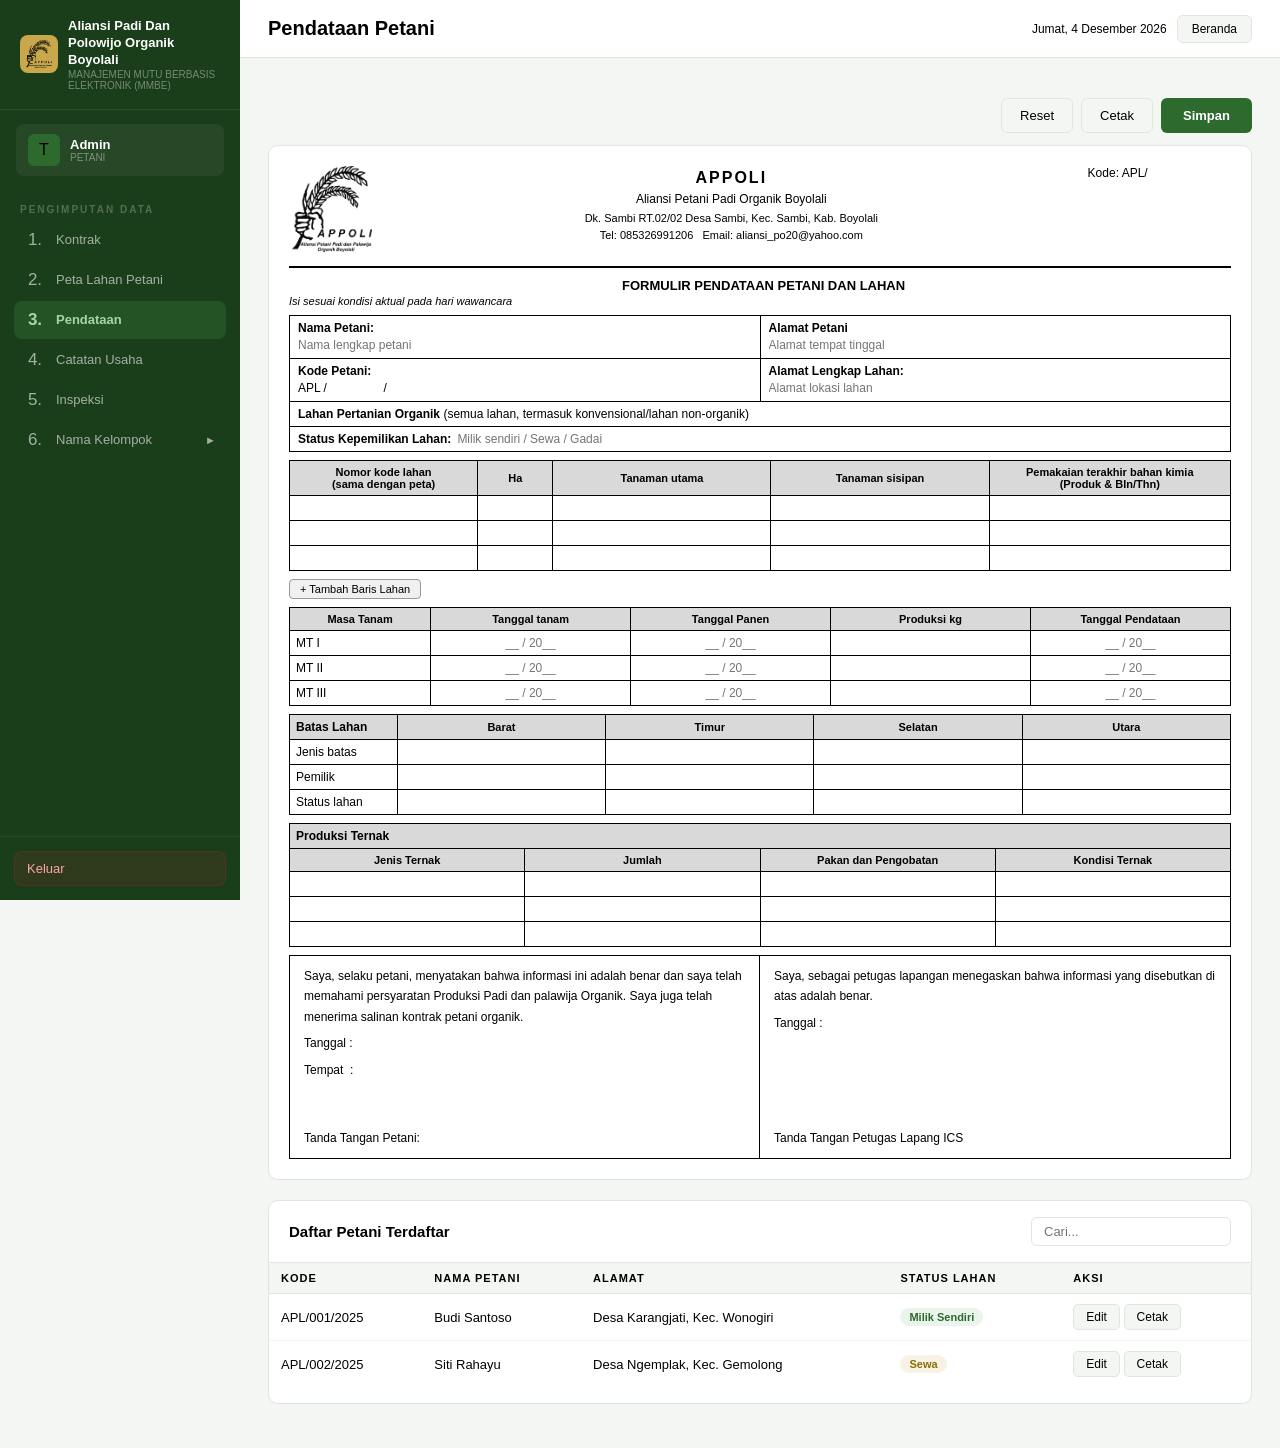
<file: Pendataan.html>
<!DOCTYPE html>
<html lang="id">
<head>
  <meta charset="UTF-8"/>
  <meta name="viewport" content="width=device-width, initial-scale=1.0"/>
  <title>Pendataan — Aliansi Padi Dan Polowijo Organik Boyolali</title>
  <link rel="stylesheet" href="Sidebar.css"/>
  <link rel="stylesheet" href="Pendataan.css"/>
</head>
<body>

<!-- ══ SIDEBAR ══ -->
<aside class="sidebar">
  <div class="sb-brand">
    <div class="logo-row">
      <div class="logo-icon">
        <img src="logo-appoli-2.png"
             style="width:28px;height:28px;object-fit:contain;" alt="padi"/>
      </div>
      <div>
        <div class="logo-name">Aliansi Padi Dan Polowijo Organik Boyolali</div>
        <div class="logo-sub">MANAJEMEN MUTU BERBASIS ELEKTRONIK (MMBE)</div>
      </div>
    </div>
  </div>
  <div class="sb-user">
    <div class="av">T</div>
    <div>
      <div class="uname" id="sbUser">Tani</div>
      <div class="urole">Petani</div>
    </div>
  </div>
  <div class="sb-section">
    <div class="sb-section-lbl">Pengimputan Data</div>
    <a class="sb-item"           href="Kontrak.html">      <span class="ic">1.</span> Kontrak</a>
    <a class="sb-item"           href="Peta Lahan.html">   <span class="ic">2.</span> Peta Lahan Petani</a>
    <a class="sb-item active"    href="Pendataan.html">    <span class="ic">3.</span> Pendataan</a>
    <a class="sb-item"           href="Catatan Usaha.html"><span class="ic">4.</span> Catatan Usaha</a>
    <a class="sb-item"           href="Inspeksi.html">     <span class="ic">5.</span> Inspeksi</a>
    <div class="sb-item" onclick="toggleSub(this,'sub-kelompok')">
      <span class="ic">6.</span> Nama Kelompok
      <span style="margin-left:auto;font-size:11px;" id="arr-kelompok">&#9658;</span>
    </div>
    <div class="sb-sub" id="sub-kelompok">
      <a class="sb-sub-item" href="Sketsa Lahan.html">Sketsa Lahan</a>
      <a class="sb-sub-item" href="Analisa.html">Analisa Risiko</a>
    </div>
  </div>
  <div class="sb-footer">
    <button class="btn-logout" onclick="logout()">Keluar</button>
  </div>
</aside>

<!-- ══ MAIN ══ -->
<div class="main">
  <div class="topbar">
    <h1>Pendataan Petani</h1>
    <div class="tb-right">
      <span class="tb-date" id="tbDate"></span>
      <a href="Index.html" class="tb-back">Beranda</a>
    </div>
  </div>

  <div class="content">

    <!-- TOMBOL AKSI -->
    <div class="btn-row" style="margin-bottom:12px;">
      <button class="btn-secondary" onclick="resetForm()">Reset</button>
      <button class="btn-secondary" onclick="window.print()">Cetak</button>
      <button class="btn-primary"   onclick="simpan()">Simpan</button>
    </div>

    <!-- ══ FORM PENDATAAN ══ -->
    <div class="panel">
      <div class="panel-body">
        <div class="form-pendataan">

          <!-- KOP SURAT -->
          <div class="kop-surat">
            <div class="kop-logo">
              <img src="logo-appoli-2.png" alt="Logo APPOLI"/>
            </div>
            <div class="kop-tengah">
              <div class="kop-nama">APPOLI</div>
              <div class="kop-full">Aliansi Petani Padi Organik Boyolali</div>
              <div class="kop-alamat">
                Dk. Sambi RT.02/02 Desa Sambi, Kec. Sambi, Kab. Boyolali<br>
                Tel: 085326991206 &nbsp; Email: aliansi_po20@yahoo.com
              </div>
            </div>
            <div class="kop-kode">
              Kode: APL/ <input type="text" id="p_kode" style="width:80px;"/>
            </div>
          </div>
          <div class="kop-garis"></div>

          <!-- JUDUL -->
          <div class="form-judul"> &nbsp; FORMULIR PENDATAAN PETANI DAN LAHAN</div>
          <div class="form-sub-judul">Isi sesuai kondisi aktual pada hari wawancara</div>

          <!-- IDENTITAS PETANI -->
          <table class="tbl-identitas">
            <tr>
              <td>
                <span class="td-label">Nama Petani:</span>
                <input type="text" id="p_nama" placeholder="Nama lengkap petani"/>
              </td>
              <td>
                <span class="td-label">Alamat Petani</span>
                <input type="text" id="p_alamat_petani" placeholder="Alamat tempat tinggal"/>
              </td>
            </tr>
            <tr>
              <td>
                <span class="td-label">Kode Petani:</span>
                APL / <input type="text" id="p_kode1" style="width:50px;"/> /
                      <input type="text" id="p_kode2" style="width:50px;"/>
              </td>
              <td>
                <span class="td-label">Alamat Lengkap Lahan:</span>
                <input type="text" id="p_alamat_lahan" placeholder="Alamat lokasi lahan"/>
              </td>
            </tr>
          </table>

          <!-- INFO LAHAN -->
          <div class="info-lahan">
            <strong>Lahan Pertanian Organik</strong> (semua lahan, termasuk konvensional/lahan non-organik)
          </div>
          <div class="status-kepemilikan">
            <strong>Status Kepemilikan Lahan:</strong>
            <input type="text" id="p_status" placeholder="Milik sendiri / Sewa / Gadai"/>
          </div>

          <!-- TABEL LAHAN -->
          <table class="tbl-form">
            <thead>
              <tr>
                <th style="width:20%;">Nomor kode lahan<br/>(sama dengan peta)</th>
                <th style="width:8%;">Ha</th>
                <th>Tanaman utama</th>
                <th>Tanaman sisipan</th>
                <th>Pemakaian terakhir bahan kimia<br/>(Produk &amp; Bln/Thn)</th>
              </tr>
            </thead>
            <tbody id="tbodyLahan">
              <tr>
                <td><input type="text" class="left"/></td>
                <td><input type="text"/></td>
                <td><input type="text" class="left"/></td>
                <td><input type="text" class="left"/></td>
                <td><input type="text" class="left"/></td>
              </tr>
              <tr>
                <td><input type="text" class="left"/></td>
                <td><input type="text"/></td>
                <td><input type="text" class="left"/></td>
                <td><input type="text" class="left"/></td>
                <td><input type="text" class="left"/></td>
              </tr>
              <tr>
                <td><input type="text" class="left"/></td>
                <td><input type="text"/></td>
                <td><input type="text" class="left"/></td>
                <td><input type="text" class="left"/></td>
                <td><input type="text" class="left"/></td>
              </tr>
            </tbody>
          </table>
          <button class="btn-tambah-baris" onclick="tambahBaris('tbodyLahan', 5)">+ Tambah Baris Lahan</button>

          <!-- TABEL MASA TANAM -->
          <table class="tbl-form">
            <thead>
              <tr>
                <th style="width:15%;">Masa Tanam</th>
                <th>Tanggal tanam</th>
                <th>Tanggal Panen</th>
                <th>Produksi kg</th>
                <th>Tanggal Pendataan</th>
              </tr>
            </thead>
            <tbody>
              <tr>
                <td><input type="text" class="left" value="MT I"/></td>
                <td><input type="text" placeholder="__ / 20__"/></td>
                <td><input type="text" placeholder="__ / 20__"/></td>
                <td><input type="text"/></td>
                <td><input type="text" placeholder="__ / 20__"/></td>
              </tr>
              <tr>
                <td><input type="text" class="left" value="MT II"/></td>
                <td><input type="text" placeholder="__ / 20__"/></td>
                <td><input type="text" placeholder="__ / 20__"/></td>
                <td><input type="text"/></td>
                <td><input type="text" placeholder="__ / 20__"/></td>
              </tr>
              <tr>
                <td><input type="text" class="left" value="MT III"/></td>
                <td><input type="text" placeholder="__ / 20__"/></td>
                <td><input type="text" placeholder="__ / 20__"/></td>
                <td><input type="text"/></td>
                <td><input type="text" placeholder="__ / 20__"/></td>
              </tr>
            </tbody>
          </table>

          <!-- TABEL BATAS LAHAN -->
          <table class="tbl-form">
            <thead>
              <tr>
                <th class="cat-header">Batas Lahan</th>
                <th>Barat</th>
                <th>Timur</th>
                <th>Selatan</th>
                <th>Utara</th>
              </tr>
            </thead>
            <tbody>
              <tr>
                <td>Jenis batas</td>
                <td><input type="text"/></td>
                <td><input type="text"/></td>
                <td><input type="text"/></td>
                <td><input type="text"/></td>
              </tr>
              <tr>
                <td>Pemilik</td>
                <td><input type="text"/></td>
                <td><input type="text"/></td>
                <td><input type="text"/></td>
                <td><input type="text"/></td>
              </tr>
              <tr>
                <td>Status lahan</td>
                <td><input type="text"/></td>
                <td><input type="text"/></td>
                <td><input type="text"/></td>
                <td><input type="text"/></td>
              </tr>
            </tbody>
          </table>

          <!-- TABEL PRODUKSI TERNAK -->
          <table class="tbl-form">
            <thead>
              <tr>
                <th class="cat-header" colspan="4">Produksi Ternak</th>
              </tr>
              <tr>
                <th>Jenis Ternak</th>
                <th>Jumlah</th>
                <th>Pakan dan Pengobatan</th>
                <th>Kondisi Ternak</th>
              </tr>
            </thead>
            <tbody>
              <tr>
                <td><input type="text" class="left"/></td>
                <td><input type="text"/></td>
                <td><input type="text" class="left"/></td>
                <td><input type="text" class="left"/></td>
              </tr>
              <tr>
                <td><input type="text" class="left"/></td>
                <td><input type="text"/></td>
                <td><input type="text" class="left"/></td>
                <td><input type="text" class="left"/></td>
              </tr>
              <tr>
                <td><input type="text" class="left"/></td>
                <td><input type="text"/></td>
                <td><input type="text" class="left"/></td>
                <td><input type="text" class="left"/></td>
              </tr>
            </tbody>
          </table>

          <!-- TANDA TANGAN -->
          <div class="ttd-bottom">
            <div class="ttd-col">
              Saya, selaku petani, menyatakan bahwa informasi ini adalah benar dan saya telah
              memahami persyaratan Produksi Padi dan palawija Organik. Saya juga telah menerima
              salinan kontrak petani organik.
              <div class="ttd-row"><label>Tanggal :</label><input type="text" id="p_tgl"/></div>
              <div class="ttd-row"><label>Tempat &nbsp;:</label><input type="text" id="p_tempat"/></div>
              <div class="ttd-label-bawah">Tanda Tangan Petani:</div>
            </div>
            <div class="ttd-col" style="display:flex;flex-direction:column;justify-content:space-between;">
              <div>
                Saya, sebagai petugas lapangan menegaskan bahwa informasi yang disebutkan di atas
                adalah benar.
                <div class="ttd-row"><label>Tanggal :</label><input type="text" id="p_tgl2"/></div>
              </div>
              <div style="font-size:12px;color:#000;">Tanda Tangan Petugas Lapang ICS</div>
            </div>
          </div>

        </div><!-- /form-pendataan -->

        <div class="alert-success" id="alertPendataan" style="margin-top:12px;">Data pendataan berhasil disimpan!</div>

      </div>
    </div>

    <!-- DAFTAR PETANI -->
    <div class="panel panel-daftar" style="margin-top:16px;">
      <div class="panel-head">
        <h2>Daftar Petani Terdaftar</h2>
        <input type="text" placeholder="Cari..." oninput="cari(this.value)"
          style="padding:6px 12px;border:1px solid var(--border);border-radius:6px;font-size:13px;outline:none;width:200px;"/>
      </div>
      <div style="padding:0 0 16px;">
        <table class="tbl">
          <thead>
            <tr>
              <th>Kode</th>
              <th>Nama Petani</th>
              <th>Alamat</th>
              <th>Status Lahan</th>
              <th>Aksi</th>
            </tr>
          </thead>
          <tbody id="tblDaftar">
            <tr>
              <td>APL/001/2025</td><td>Budi Santoso</td>
              <td>Desa Karangjati, Kec. Wonogiri</td>
              <td><span class="badge green">Milik Sendiri</span></td>
              <td><button class="btn-sm">Edit</button> <button class="btn-sm" onclick="window.print()">Cetak</button></td>
            </tr>
            <tr>
              <td>APL/002/2025</td><td>Siti Rahayu</td>
              <td>Desa Ngemplak, Kec. Gemolong</td>
              <td><span class="badge yellow">Sewa</span></td>
              <td><button class="btn-sm">Edit</button> <button class="btn-sm" onclick="window.print()">Cetak</button></td>
            </tr>
          </tbody>
        </table>
      </div>
    </div>

  </div><!-- /content -->
</div><!-- /main -->

<script src="Sidebar.js"></script>
<script>
  function tambahBaris(tbodyId, kolom) {
    const tbody = document.getElementById(tbodyId);
    const tr = document.createElement('tr');
    let tds = '';
    for (let i = 0; i < kolom; i++) {
      tds += `<td><input type="text" ${i === 0 || i >= 2 ? 'class="left"' : ''}/></td>`;
    }
    tr.innerHTML = tds;
    tbody.appendChild(tr);
  }

  function simpan() {
    const nama = document.getElementById('p_nama').value.trim();
    if (!nama) { alert('Nama Petani wajib diisi!'); return; }
    showAlert('alertPendataan');
  }

  function resetForm() {
    if (!confirm('Reset semua isian?')) return;
    document.querySelectorAll('.form-pendataan input').forEach(el => el.value = '');
  }

  function cari(q) {
    document.querySelectorAll('#tblDaftar tr').forEach(r => {
      r.style.display = r.textContent.toLowerCase().includes(q.toLowerCase()) ? '' : 'none';
    });
  }
</script>

</body>
</html>
</file>
<file: Sidebar.css>
/* ============================================================
   sidebar.css — Pertanian Indonesia
   Digunakan oleh semua halaman pengimputan:
   - kontrak.html
   - peta-lahan.html
   - pendataan.html
   - catatan-usaha.html
   - inspeksi.html
   - kelompok.html
   - analisa-risiko.html
   ============================================================ */


/* ============================================================
   1. RESET & VARIABEL WARNA
   ============================================================ */
*, *::before, *::after {
  box-sizing: border-box;
  margin: 0;
  padding: 0;
}

:root {
  --green-dark:  #1a3d1a;   /* warna sidebar */
  --green:       #2d6a2d;   /* warna utama hijau */
  --green-light: #4caf50;   /* hijau terang / hover */
  --gold:        #c8a84b;   /* warna logo / aksen */
  --sidebar-w:   240px;     /* lebar sidebar */
  --bg:          #f4f6f4;   /* background halaman */
  --card:        #ffffff;   /* background card/panel */
  --border:      #dde8dd;   /* warna garis border */
  --text:        #000000;   /* warna teks utama */
  --muted:       #000000;   /* warna teks abu-abu */
}

body {
  font-family: Arial, sans-serif;
  background: var(--bg);
  display: flex;
  min-height: 100vh;
}


/* ============================================================
   2. SIDEBAR — dipakai semua halaman
   ============================================================ */
.sidebar {
  width: var(--sidebar-w);
  background: var(--green-dark);
  position: fixed;
  top: 0; left: 0; bottom: 0;
  display: flex;
  flex-direction: column;
  z-index: 100;
  overflow-y: auto;
}

/* Logo / Brand di atas sidebar */
.sb-brand {
  padding: 18px 20px;
  border-bottom: 1px solid rgba(255,255,255,0.08);
}
.sb-brand .logo-row {
  display: flex;
  align-items: center;
  gap: 10px;
}
.sb-brand .logo-icon {
  width: 38px; height: 38px;
  background: var(--gold);
  border-radius: 8px;
  display: flex; align-items: center; justify-content: center;
  font-size: 20px;
  flex-shrink: 0;
}
.sb-brand .logo-name {
  font-size: 13px;
  font-weight: bold;
  color: #fff;
  line-height: 1.3;
}
.sb-brand .logo-sub {
  font-size: 10px;
  color: rgba(255,255,255,0.4);
}

/* Info user yang login */
.sb-user {
  margin: 14px 16px;
  background: rgba(255,255,255,0.06);
  border-radius: 8px;
  padding: 10px 12px;
  display: flex; align-items: center; gap: 10px;
}
.sb-user .av {
  width: 32px; height: 32px;
  border-radius: 6px;
  background: var(--green);
  display: flex; align-items: center; justify-content: center;
  font-size: 16px;
}
.sb-user .uname { font-size: 13px; font-weight: bold; color: #fff; }
.sb-user .urole  { font-size: 10px; color: rgba(255,255,255,0.4); text-transform: uppercase; }

/* Label grup menu */
.sb-section { padding: 14px 14px 4px; }
.sb-section-lbl {
  font-size: 10px;
  font-weight: bold;
  letter-spacing: 2px;
  text-transform: uppercase;
  color: rgba(255,255,255,0.25);
  padding: 0 6px;
  margin-bottom: 6px;
}

/* Item menu sidebar */
.sb-item {
  display: flex; align-items: center; gap: 10px;
  padding: 9px 10px;
  border-radius: 8px;
  cursor: pointer;
  color: rgba(255,255,255,0.6);
  font-size: 13px;
  margin-bottom: 2px;
  transition: background .15s, color .15s;
  text-decoration: none;
}
.sb-item:hover  { background: rgba(255,255,255,0.07); color: #fff; }
.sb-item.active { background: rgba(76,175,80,0.2); color: #a8d5a8; font-weight: bold; }
.sb-item .ic    { font-size: 17px; width: 22px; text-align: center; flex-shrink: 0; }

/* Sub-menu (Nama Kelompok) */
.sb-sub {
  padding-left: 14px;
  overflow: hidden;
  max-height: 0;
  transition: max-height .3s ease;
}
.sb-sub.open { max-height: 200px; }

.sb-sub-item {
  display: flex; align-items: center; gap: 8px;
  padding: 7px 10px 7px 14px;
  border-radius: 6px;
  cursor: pointer;
  color: rgba(255,255,255,0.5);
  font-size: 12px;
  margin-bottom: 1px;
  transition: background .15s, color .15s;
  border-left: 2px solid rgba(255,255,255,0.1);
  text-decoration: none;
}
.sb-sub-item:hover  { background: rgba(255,255,255,0.06); color: #fff; }
.sb-sub-item.active { color: #a8d5a8; border-left-color: var(--green-light); font-weight: bold; }

/* Tombol Keluar di bawah sidebar */
.sb-footer {
  margin-top: auto;
  padding: 14px;
  border-top: 1px solid rgba(255,255,255,0.07);
}
.btn-logout {
  display: flex; align-items: center; gap: 8px;
  width: 100%;
  padding: 9px 12px;
  border-radius: 8px;
  background: rgba(220,38,38,0.1);
  border: 1px solid rgba(220,38,38,0.2);
  color: #fca5a5;
  font-size: 13px;
  cursor: pointer;
  transition: background .15s;
  font-family: Arial, sans-serif;
}
.btn-logout:hover { background: rgba(220,38,38,0.2); }


/* ============================================================
   3. LAYOUT UTAMA — area konten di kanan sidebar
   ============================================================ */
.main {
  margin-left: var(--sidebar-w);
  flex: 1;
  display: flex;
  flex-direction: column;
}

/* Topbar / navbar atas */
.topbar {
  background: var(--card);
  border-bottom: 1px solid var(--border);
  height: 58px;
  padding: 0 28px;
  display: flex; align-items: center; justify-content: space-between;
  position: sticky; top: 0; z-index: 50;
}
.topbar h1        { font-size: 20px; font-weight: bold; color: var(--text); }
.topbar .tb-right { display: flex; align-items: center; gap: 10px; }
.topbar .tb-date  { font-size: 12px; color: var(--muted); }
.topbar .tb-back {
  padding: 6px 14px;
  background: var(--bg);
  border: 1px solid var(--border);
  border-radius: 6px;
  font-size: 12px;
  color: var(--muted);
  cursor: pointer;
  text-decoration: none;
  transition: background .15s;
  font-family: Arial, sans-serif;
}
.topbar .tb-back:hover { background: var(--border); }

/* Area konten */
.content { padding: 24px 28px; flex: 1; }


/* ============================================================
   4. PANEL / CARD — kotak putih pembungkus konten
      Dipakai di: kontrak, pendataan, catatan-usaha,
                  inspeksi, kelompok, analisa-risiko
   ============================================================ */
.panel {
  background: var(--card);
  border: 1px solid var(--border);
  border-radius: 10px;
  margin-bottom: 20px;
  overflow: hidden;
}
.panel-head {
  padding: 16px 20px;
  border-bottom: 1px solid var(--border);
  display: flex; align-items: center; justify-content: space-between;
}
.panel-head h2    { font-size: 15px; font-weight: bold; color: var(--text); }
.panel-head .ph-sub { font-size: 12px; color: var(--muted); margin-top: 2px; }
.panel-body       { padding: 20px; }


/* ============================================================
   5. FORM — grid input, label, field
      Dipakai di: kontrak, pendataan, catatan-usaha,
                  inspeksi, kelompok, analisa-risiko
   ============================================================ */

/* Grid 3 kolom (default) */
.fg   { display: grid; grid-template-columns: repeat(3,1fr); gap: 14px; }

/* Grid 2 kolom */
.fg-2 { grid-template-columns: repeat(2,1fr); }

/* Span kolom */
.span2 { grid-column: span 2; }
.span3 { grid-column: span 3; }

/* Grup field (label + input) */
.fgroup { display: flex; flex-direction: column; gap: 5px; }
.fgroup label {
  font-size: 11px;
  font-weight: bold;
  color: var(--muted);
  text-transform: uppercase;
  letter-spacing: 1px;
}
.fgroup input,
.fgroup select,
.fgroup textarea {
  padding: 9px 12px;
  border: 1px solid var(--border);
  border-radius: 6px;
  font-family: Arial, sans-serif;
  font-size: 13px;
  color: var(--text);
  outline: none;
  background: #fff;
  transition: border-color .2s;
}
.fgroup input:focus,
.fgroup select:focus,
.fgroup textarea:focus {
  border-color: var(--green-light);
}
.fgroup textarea { resize: vertical; min-height: 80px; }


/* ============================================================
   6. TOMBOL — primary, secondary, small
   ============================================================ */

/* Baris tombol rata kanan */
.btn-row { display: flex; gap: 8px; justify-content: flex-end; margin-top: 16px; }

/* Tombol utama hijau */
.btn-primary {
  padding: 9px 22px;
  background: var(--green);
  border: none;
  border-radius: 6px;
  color: #fff;
  font-family: Arial, sans-serif;
  font-size: 13px;
  font-weight: bold;
  cursor: pointer;
  transition: background .15s;
}
.btn-primary:hover { background: var(--green-light); }

/* Tombol sekunder abu */
.btn-secondary {
  padding: 9px 18px;
  background: var(--bg);
  border: 1px solid var(--border);
  border-radius: 6px;
  font-family: Arial, sans-serif;
  font-size: 13px;
  color: var(--muted);
  cursor: pointer;
  transition: background .15s;
}
.btn-secondary:hover { background: var(--border); }

/* Tombol kecil */
.btn-sm {
  padding: 5px 12px;
  border-radius: 5px;
  font-family: Arial, sans-serif;
  font-size: 12px;
  cursor: pointer;
  border: 1px solid var(--border);
  background: var(--bg);
  color: var(--text);
}
.btn-sm:hover       { background: var(--border); }
.btn-sm.green       { background: rgba(76,175,80,0.1); border-color: #a5d6a7; color: var(--green); }


/* ============================================================
   7. TABEL — daftar data
      Dipakai di: kontrak, pendataan, catatan-usaha,
                  inspeksi, kelompok, analisa-risiko
   ============================================================ */
.tbl { width: 100%; border-collapse: collapse; }
.tbl th {
  padding: 9px 12px;
  text-align: left;
  font-size: 11px;
  font-weight: bold;
  letter-spacing: 1px;
  text-transform: uppercase;
  color: var(--muted);
  background: var(--bg);
  border-bottom: 1px solid var(--border);
}
.tbl td {
  padding: 10px 12px;
  font-size: 13px;
  border-bottom: 1px solid #f0f4f0;
  vertical-align: middle;
}
.tbl tr:last-child td { border-bottom: none; }
.tbl tr:hover td      { background: #f9fbf9; }


/* ============================================================
   8. BADGE — label status
   ============================================================ */
.badge {
  display: inline-block;
  padding: 3px 9px;
  border-radius: 20px;
  font-size: 11px;
  font-weight: bold;
}
.badge.green  { background: rgba(76,175,80,0.12);  color: #2d6a2d; }
.badge.yellow { background: rgba(200,168,75,0.15); color: #8a6d00; }
.badge.red    { background: rgba(220,38,38,0.1);   color: #dc2626; }
.badge.blue   { background: rgba(59,130,246,0.1);  color: #1d4ed8; }


/* ============================================================
   9. ALERT — notifikasi sukses / error
   ============================================================ */
.alert-success {
  display: none;
  align-items: center;
  gap: 8px;
  background: rgba(76,175,80,0.1);
  border: 1px solid #a5d6a7;
  color: #2d6a2d;
  padding: 12px 16px;
  border-radius: 8px;
  font-size: 13px;
  margin-top: 12px;
}
.alert-success.show { display: flex; }


/* ============================================================
   10. DIVIDER & SECTION TAG — pemisah antar bagian form
       Dipakai di: inspeksi, analisa-risiko, kontrak
   ============================================================ */
.divider {
  border: none;
  border-top: 1px solid var(--border);
  margin: 18px 0;
}
.section-tag {
  font-size: 11px;
  font-weight: bold;
  letter-spacing: 2px;
  text-transform: uppercase;
  color: var(--green);
  margin-bottom: 12px;
  display: flex; align-items: center; gap: 8px;
}
.section-tag::after {
  content: '';
  flex: 1;
  height: 1px;
  background: var(--border);
}


/* ============================================================
   11. PETA LAHAN — khusus peta-lahan.html
   ============================================================ */
.map-box {
  height: 260px;
  background: #e8f5e9;
  border: 2px dashed #a5d6a7;
  border-radius: 8px;
  display: flex; align-items: center; justify-content: center;
  flex-direction: column;
  gap: 8px;
  color: var(--green);
  margin-bottom: 16px;
}
.map-box .map-ico { font-size: 48px; }
.map-box p        { font-size: 13px; color: var(--muted); }

.lahan-grid {
  display: grid;
  grid-template-columns: repeat(3,1fr);
  gap: 10px;
  margin-top: 16px;
}
.lahan-card {
  background: var(--bg);
  border: 1px solid var(--border);
  border-radius: 8px;
  padding: 14px;
  border-left: 4px solid var(--green);
}
.lahan-card .lc-name { font-size: 13px; font-weight: bold; color: var(--text); }
.lahan-card .lc-info { font-size: 12px; color: var(--muted); margin-top: 4px; line-height: 1.7; }


/* ============================================================
   12. INSPEKSI — khusus inspeksi.html
   ============================================================ */

/* Header 2 kolom (nama petani, inspektor, dll) */
.header-grid {
  display: grid;
  grid-template-columns: 1fr 1fr;
  gap: 10px 24px;
  margin-bottom: 16px;
}
.header-grid .hrow {
  display: flex; align-items: center; gap: 8px;
  border-bottom: 1px solid var(--border);
  padding-bottom: 6px;
}
.header-grid .hrow label {
  font-weight: bold;
  white-space: nowrap;
  color: var(--text);
  min-width: 130px;
}
.header-grid .hrow input {
  flex: 1; border: none; outline: none;
  font-family: Arial, sans-serif;
  font-size: 13px; background: transparent;
  border-bottom: 1px solid #ccc;
}

/* Tabel bidang lahan di inspeksi */
.tbl-lahan { width: 100%; border-collapse: collapse; margin-bottom: 10px; font-size: 12px; }
.tbl-lahan th,
.tbl-lahan td    { border: 1px solid var(--border); padding: 7px 10px; text-align: center; }
.tbl-lahan th    { background: var(--bg); font-size: 11px; font-weight: bold; text-transform: uppercase; }
.tbl-lahan td input { width: 100%; border: none; outline: none; font-family: Arial, sans-serif; font-size: 12px; text-align: center; }
.tbl-lahan tr.total-row td { background: #f0f7f0; font-weight: bold; }

/* Tabel kriteria inspeksi */
.tbl-kriteria { width: 100%; border-collapse: collapse; margin-bottom: 16px; font-size: 12px; }
.tbl-kriteria th {
  background: var(--green); color: #fff;
  padding: 8px 10px; text-align: center;
  border: 1px solid #1a3d1a; font-size: 11px;
}
.tbl-kriteria td {
  border: 1px solid var(--border);
  padding: 7px 10px; vertical-align: middle;
}
.tbl-kriteria td:first-child        { font-size: 12px; }
.tbl-kriteria td.center             { text-align: center; }
.tbl-kriteria tr:nth-child(even) td { background: #f9fbf9; }
.tbl-kriteria td input[type="text"] {
  width: 100%; border: none;
  border-bottom: 1px solid #ccc;
  outline: none; font-family: Arial, sans-serif;
  font-size: 12px; background: transparent;
}
.tbl-kriteria td input[type="checkbox"] { width: 16px; height: 16px; cursor: pointer; accent-color: var(--green); }

/* Pilihan radio inline */
.radio-opts label { margin-right: 12px; font-size: 12px; cursor: pointer; }
.radio-opts input { margin-right: 4px; accent-color: var(--green); }

/* Header bagian inspeksi (strip hijau gelap) */
.section-head {
  background: var(--green-dark);
  color: #fff;
  padding: 8px 14px;
  font-size: 12px; font-weight: bold;
  letter-spacing: 1px; text-transform: uppercase;
  margin: 16px 0 0;
}

/* Kotak catatan / peringatan */
.note-box {
  background: #fffbea;
  border: 1px solid #fde68a;
  border-radius: 6px;
  padding: 10px 14px;
  font-size: 12px; color: #92400e;
  margin-bottom: 14px;
}

/* Grid tanda tangan */
.ttd-grid { display: grid; grid-template-columns: 1fr 1fr; gap: 40px; margin-top: 24px; }
.ttd-box  { text-align: center; }
.ttd-box .ttd-label { font-size: 12px; margin-bottom: 60px; }
.ttd-box .ttd-name  { border-top: 1px solid #999; padding-top: 6px; font-size: 12px; }

/* Grup checkbox persetujuan */
.check-group        { display: flex; flex-direction: column; gap: 8px; }
.check-group label  { display: flex; align-items: center; gap: 8px; font-size: 13px; cursor: pointer; }
.check-group input  { accent-color: var(--green); width: 16px; height: 16px; }


/* ============================================================
   13. ANALISA RISIKO — khusus analisa-risiko.html
   ============================================================ */

/* Tabel risiko dengan kolom T / S / R */
.tbl-risiko { width: 100%; border-collapse: collapse; font-size: 12px; margin-bottom: 16px; }
.tbl-risiko th {
  background: var(--green); color: #fff;
  padding: 8px 10px; border: 1px solid #1a3d1a;
  text-align: center; font-size: 11px;
}
.tbl-risiko th.col-kriteria { text-align: left; width: 55%; }
.tbl-risiko td {
  border: 1px solid var(--border);
  padding: 7px 10px; vertical-align: middle;
}
.tbl-risiko td.center             { text-align: center; }
.tbl-risiko tr:nth-child(even) td { background: #f9fbf9; }
.tbl-risiko td input[type="radio"]{ accent-color: var(--green); width: 16px; height: 16px; cursor: pointer; }
.tbl-risiko td input[type="text"] {
  width: 100%; border: none;
  border-bottom: 1px solid #ccc; outline: none;
  font-family: Arial, sans-serif; font-size: 12px;
  background: transparent;
}

/* Header kategori risiko */
.risiko-kategori {
  background: #e8f5e9;
  border-left: 4px solid var(--green);
  padding: 8px 14px;
  font-size: 12px; font-weight: bold;
  color: var(--green-dark);
  margin: 12px 0 0;
}
</file>
<file: catatan usaha.css>
/* ============================================================
   catatan-usaha.css — Khusus halaman catatan-usaha.html
   ============================================================ */

/* ── KOP SURAT ── */
.kop-surat {
  display: flex; align-items: flex-start; gap: 14px;
  padding-bottom: 8px; margin-bottom: 2px;
}
.kop-logo { flex-shrink: 0; text-align: center; }
.kop-logo img { width:86px; height:86px; object-fit:contain; display:block; }
.kop-tengah { flex: 1; text-align: center; line-height: 1.5; }
.kop-nama { font-size: 16px; font-weight: bold; color: #000; letter-spacing: 2px; }
.kop-full { font-size: 12px; color: #000; }
.kop-alamat { font-size: 11px; color: #000; margin-top: 2px; }
.kop-garis { border-top: 2px solid #000; margin: 6px 0 10px; }

/* ── JUDUL ── */
.form-judul {
  text-align: center; font-size: 13px;
  font-weight: bold; color: #000; margin-bottom: 12px;
}

/* ── IDENTITAS ── */
.tbl-identitas {
  border-collapse: collapse;
  margin-bottom: 12px;
  font-size: 12px;
}
.tbl-identitas td { padding: 2px 6px; color: #000; vertical-align: middle; }
.tbl-identitas .id-label { width: 110px; }
.tbl-identitas .id-titik { width: 10px; }
.tbl-identitas input {
  border: none;
  outline: none; font-family: Arial, sans-serif;
  font-size: 12px; width: 280px;
  background: transparent; color: #000; padding: 1px 4px;
}

/* ── TABEL CATATAN ── */
.tbl-catatan {
  width: 100%; border-collapse: collapse;
  font-size: 12px; margin-bottom: 0;
}

/* Header - background kuning */
.tbl-catatan thead tr th {
  border: 1px solid #000;
  padding: 5px 4px;
  text-align: center;
  font-size: 11px;
  font-weight: bold;
  color: #000;
  background: #ffff00;
}

/* Lebar kolom */
.tbl-catatan .col-no   { width: 4%; }
.tbl-catatan .col-uraian { width: 30%; }
.tbl-catatan .col-tgl  { width: 12%; }
.tbl-catatan .col-vol  { width: 10%; }
.tbl-catatan .col-hrg  { width: 12%; }
.tbl-catatan .col-tot  { width: 12%; }
.tbl-catatan .col-ket  { width: 20%; }

/* Semua td */
.tbl-catatan tbody td {
  border: 1px solid #000;
  padding: 3px 4px;
  vertical-align: middle;
  color: #000;
  font-size: 12px;
  height: 20px;
}
.tbl-catatan tbody td.no { text-align: center; }
.tbl-catatan tbody td.indent  { padding-left: 16px; }
.tbl-catatan tbody td.indent2 { padding-left: 28px; }

/* Input di dalam tabel */
.tbl-catatan tbody td input[type="text"] {
  border: none; outline: none; width: 100%;
  font-family: Arial, sans-serif; font-size: 12px;
  background: transparent; color: #000;
}

/* Baris Total - background kuning */
.tbl-catatan tbody tr.row-total td {
  background: #ffff00;
  font-weight: bold;
}

/* Baris Total Panen - putih */
.tbl-catatan tbody tr.row-putih td {
  background: #ffffff;
  font-weight: bold;
}

/* ── PRINT F4 ── */
@media print {
  @page { size: 21cm 33cm; margin: 1.25cm 1.25cm; }

  .sidebar, .topbar, .btn-row,
  .panel-head, .alert-success { display: none !important; }

  body    { display: block !important; background: #fff !important; }
  .main   { margin-left: 0 !important; }
  .content { padding: 0 !important; margin: 0 !important; }
  .panel  { border: none !important; box-shadow: none !important; margin: 0 !important; }
  .panel-body { padding: 0 !important; }

  * { color: #000 !important; -webkit-print-color-adjust: exact; print-color-adjust: exact; }
  input { border: none !important; background: transparent !important; }

}
</file>
<file: inspeksi.css>
/* ============================================================
   inspeksi.css — Khusus halaman inspeksi.html
   ============================================================ */

/* ── KOP SURAT ── */
.kop-surat {
  display: flex;
  align-items: flex-start;
  gap: 14px;
  padding-bottom: 8px;
  margin-bottom: 2px;
}
.kop-logo { flex-shrink: 0; text-align: center; }
.kop-logo img { width:86px; height:86px; object-fit:contain; display:block; }
.kop-tengah { flex: 1; text-align: center; line-height: 1.5; }
.kop-nama { font-size: 16px; font-weight: bold; color: #000; letter-spacing: 2px; }
.kop-full { font-size: 12px; color: #000; }
.kop-alamat { font-size: 11px; color: #000; margin-top: 2px; }
.kop-garis { border-top: 2px solid #000; margin: 6px 0 10px; }

/* ── JUDUL ── */
.form-judul {
  text-align: center;
  font-size: 13px;
  font-weight: bold;
  color: #000;
  margin-bottom: 10px;
}
.form-sub-judul {
  font-size: 12px;
  font-weight: bold;
  color: #000;
  margin-bottom: 6px;
}

/* ── TABEL HEADER IDENTITAS ── */
.tbl-header {
  width: 100%;
  border-collapse: collapse;
  margin-bottom: 6px;
  font-size: 12px;
}
.tbl-header td {
  border: 1px solid #000;
  padding: 4px 8px;
  vertical-align: middle;
  color: #000;
}
.tbl-header input {
  border: none;
  outline: none;
  font-family: Arial, sans-serif;
  font-size: 12px;
  background: transparent;
  color: #000;
}

/* ── NOTE BOX ── */
.note-box {
  border: 1px solid #000;
  padding: 4px 8px;
  font-size: 12px;
  color: #000;
  margin-bottom: 6px;
}

/* ── TABEL FORM UMUM ── */
.tbl-ins {
  width: 100%;
  border-collapse: collapse;
  margin-bottom: 6px;
  font-size: 12px;
}
.tbl-ins th {
  border: 1px solid #000;
  padding: 4px 6px;
  text-align: center;
  font-size: 11px;
  font-weight: bold;
  color: #000;
  background: #d9d9d9;
}
.tbl-ins th.left { text-align: left; }
.tbl-ins th.cat {
  background: #d9d9d9;
  text-align: left;
  font-size: 12px;
  font-weight: bold;
}
.tbl-ins td {
  border: 1px solid #000;
  padding: 4px 6px;
  vertical-align: middle;
  color: #000;
  font-size: 12px;
  height: 22px;
}
.tbl-ins td input {
  border: none;
  outline: none;
  width: 100%;
  font-family: Arial, sans-serif;
  font-size: 12px;
  background: transparent;
  color: #000;
}
.tbl-ins td.center { text-align: center; }
.tbl-ins td input[type="checkbox"] {
  width: auto;
  accent-color: #000;
  cursor: pointer;
}
.tbl-ins td input[type="radio"] {
  width: auto;
  accent-color: #000;
  cursor: pointer;
}

/* ── RADIO INLINE ── */
.radio-row {
  display: flex;
  align-items: center;
  gap: 12px;
  font-size: 12px;
  color: #000;
  margin: 4px 0;
  flex-wrap: wrap;
}
.radio-row label {
  display: flex;
  align-items: center;
  gap: 4px;
  cursor: pointer;
}

/* ── SECTION HEAD (strip abu-abu) ── */
.sec-head {
  background: #d9d9d9;
  border: 1px solid #000;
  border-bottom: none;
  padding: 4px 8px;
  font-size: 12px;
  font-weight: bold;
  color: #000;
  margin-top: 6px;
}

/* ── TANDA TANGAN ── */
.ttd-grid {
  display: grid;
  grid-template-columns: 1fr 1fr;
  border: 1px solid #000;
  margin-top: 6px;
  font-size: 12px;
}
.ttd-col {
  padding: 10px 14px;
  color: #000;
  line-height: 1.7;
  display: flex;
  flex-direction: column;
  justify-content: space-between;
}
.ttd-col:first-child { border-right: 1px solid #000; }
.ttd-col .ttd-label-bawah {
  font-size: 12px;
  color: #000;
  margin-top: 4px;
  text-align: center;
}
.ttd-col .ttd-nama {
  text-align: center;
  font-size: 12px;
  padding-top: 4px;
  margin-top: 48px;
}

/* checkbox group */
.check-row {
  display: flex;
  align-items: center;
  gap: 16px;
  font-size: 12px;
  flex-wrap: wrap;
  margin: 4px 0;
}
.check-row label {
  display: flex;
  align-items: center;
  gap: 4px;
  cursor: pointer;
}

/* textarea di dalam tabel */
.tbl-ins td textarea {
  border: none;
  outline: none;
  width: 100%;
  font-family: Arial, sans-serif;
  font-size: 12px;
  background: transparent;
  color: #000;
  resize: none;
  min-height: 40px;
}

/* ── PRINT F4 ── */
@media print {
  @page { size: 21cm 33cm; margin: 1.25cm 1.25cm; }

  .sidebar, .topbar, .btn-row,
  .panel-head, .panel-daftar,
  .alert-success { display: none !important; }

  body    { display: block !important; background: #fff !important; }
  .main   { margin-left: 0 !important; }
  .content { padding: 0 !important; margin: 0 !important; }
  .panel  { border: none !important; box-shadow: none !important; margin: 0 !important; }
  .panel-body { padding: 0 !important; }

  * { color: #000 !important; -webkit-print-color-adjust: exact; print-color-adjust: exact; }
  input, textarea { border: none !important; background: transparent !important; }
}
</file>
<file: kontrak.css>
/* ============================================================
   kontrak.css — Khusus halaman kontrak.html
   ============================================================ */

/* ── KOP SURAT ── */
.kop-surat {
  display: flex;
  align-items: flex-start;
  gap: 14px;
  padding-bottom: 8px;
  margin-bottom: 2px;
}
.kop-logo { flex-shrink: 0; text-align: center; }
.kop-logo img { width:86px; height:86px; object-fit:contain; display:block; }

.kop-appoli-sub {
  font-size: 9px;
  font-weight: bold;
  color: #000;
  letter-spacing: 1px;
  margin-top: 2px;
}
.kop-tengah {
  flex: 1;
  text-align: center;
  line-height: 1.5;
}
.kop-nama {
  font-size: 16px;
  font-weight: bold;
  color: #000;
  letter-spacing: 2px;
}
.kop-full {
  font-size: 12px;
  color: #000;
}
.kop-alamat {
  font-size: 11px;
  color: #000;
  margin-top: 2px;
}
.kop-garis {
  border-top: 2px solid #000;
  margin: 6px 0 14px;
}

/* ── JUDUL FORM ── */
.form-nomor {
  text-align: center;
  font-size: 13px;
  font-weight: bold;
  color: #000;
  margin-bottom: 8px;
}
.form-sub {
  text-align: center;
  font-size: 12px;
  color: #000;
  margin-bottom: 4px;
}
.form-manajer {
  text-align: center;
  font-size: 12px;
  font-weight: bold;
  color: #000;
  margin-bottom: 4px;
}
.form-dengan {
  text-align: center;
  font-size: 12px;
  font-weight: bold;
  color: #000;
  margin-bottom: 12px;
}

/* ── IDENTITAS ── */
.tbl-identitas {
  width: 100%;
  border-collapse: collapse;
  margin-bottom: 12px;
  font-size: 12px;
}
.tbl-identitas td {
  padding: 4px 6px;
  color: #000;
  vertical-align: middle;
}
.tbl-identitas .td-label {
  width: 130px;
  font-weight: normal;
}
.tbl-identitas .td-titik {
  width: 14px;
  font-weight: bold;
}
.tbl-identitas input {
  border: none;
  outline: none;
  font-family: Arial, sans-serif;
  font-size: 12px;
  width: 100%;
  padding: 1px 4px;
  background: transparent;
  color: #000;
}
.tbl-identitas .inp-short {
  width: 70px;
}

/* ── GARIS TIPIS ── */
.garis-tipis {
  border: none;
  border-top: 1px solid #555;
  margin: 10px 0;
}

/* ── ISI PERJANJIAN ── */
.sub-judul {
  font-size: 12px;
  font-weight: bold;
  color: #000;
  margin: 10px 0 6px;
}
.daftar-isi {
  padding-left: 22px;
  margin-bottom: 10px;
}
.daftar-isi li {
  font-size: 12px;
  color: #000;
  line-height: 1.7;
  margin-bottom: 4px;
  text-align: justify;
}

/* ── PENUTUP ── */
.penutup {
  font-size: 12px;
  color: #000;
  line-height: 1.7;
  text-align: justify;
  margin: 10px 0 16px;
}

/* ── TANDA TANGAN ── */
.ttd-area {
  margin-top: 20px;
}
.ttd-kota {
  font-size: 12px;
  color: #000;
  margin-bottom: 20px;
  display: flex;
  align-items: center;
  gap: 6px;
}
.ttd-kota input {
  border: none;
  outline: none;
  font-family: Arial, sans-serif;
  font-size: 12px;
  width: 180px;
  background: transparent;
  color: #000;
}
.ttd-grid {
  display: grid;
  grid-template-columns: 1fr 1fr;
  gap: 40px;
}
.ttd-col {
  text-align: center;
}
.ttd-jabatan {
  font-size: 12px;
  font-weight: bold;
  color: #000;
  margin-bottom: 56px;
}
.ttd-garis {
  font-size: 12px;
  color: #000;
  padding-top: 4px;
}

/* ── PRINT KERTAS F4 (21cm x 33cm) ── */
@media print {
  @page {
    size: 21cm 33cm;
    margin: 1.25cm 1.25cm;
  }

  .sidebar, .topbar, .btn-row,
  .panel-head, .panel-daftar,
  .alert-success { display: none !important; }

  body    { display: block !important; background: #fff !important; }
  .main   { margin-left: 0 !important; }
  .content { padding: 0 !important; margin: 0 !important; }

  .panel      { border: none !important; box-shadow: none !important; margin: 0 !important; }
  .panel-body { padding: 0 !important; }

  * { color: #000 !important; -webkit-print-color-adjust: exact; print-color-adjust: exact; }

  input {
    border: none !important;
    background: transparent !important;
  }
}
</file>
<file: login.css>
*, *::before, *::after { box-sizing: border-box; margin: 0; padding: 0; }

    body {
      font-family: Arial, sans-serif;
      background: #f0f0f0;
      min-height: 100vh;
    }

    /* ── TOP BAR ── */
    .topbar {
      background: #fff;
      padding: 14px 24px;
      border-bottom: 2px solid #ddd;
      display: flex;
      align-items: center;
      justify-content: space-between;
    }
    .topbar h1 {
      font-size: 20px;
      font-weight: bold;
      color: #222;
    }
    .topbar a {
      font-size: 13px;
      color: #2d6a2d;
      text-decoration: none;
    }
    .topbar a:hover { text-decoration: underline; }

    /* ── DIAGONAL BAND DENGAN BACKGROUND GAMBAR ── */
    .band-wrap {
      position: relative;
      height: calc(100vh - 54px);
      overflow: hidden;
    }
    .band {
      position: absolute;
      left: -5%; right: -5%;
      top: -30px; bottom: -30px;
      background:
        linear-gradient(rgba(0,0,0,0.62), rgba(0,0,0,0.62)),
        url('https://images.unsplash.com/photo-1667874952638-fdb88fe192a0?q=80&w=1966&auto=format&fit=crop&ixlib=rb-4.1.0&ixid=M3wxMjA3fDB8MHxwaG90by1wYWdlfHx8fGVufDB8fHx8fA%3D%3D')
        center/cover no-repeat;
      transform: rotate(-4deg);
    }

    /* ── LOGIN CARD ── */
    .card-wrap {
      position: absolute;
      inset: 0;
      display: flex;
      align-items: center;
      justify-content: center;
    }
    .card {
      display: flex;
      flex-direction: column;
      align-items: center;
      gap: 12px;
    }

    .card-title {
      font-size: 13px;
      color: rgba(255,255,255,0.45);
      letter-spacing: 3px;
      text-transform: uppercase;
      margin-bottom: 6px;
    }

    .field-row {
      display: flex;
      align-items: center;
      gap: 8px;
    }
    .field-row label {
      font-size: 14px;
      color: #fff;
      width: 90px;
      text-align: right;
    }
    .field-row input {
      width: 210px;
      padding: 6px 10px;
      border: 1px solid #888;
      background: #e8f0fe;
      font-family: Arial, sans-serif;
      font-size: 14px;
      outline: none;
    }
    .field-row input:focus {
      border-color: #aaa;
      background: #dce8ff;
    }

    .btn-login {
      margin-top: 4px;
      padding: 6px 26px;
      background: #ddd;
      border: 1px solid #999;
      font-family: Arial, sans-serif;
      font-size: 14px;
      cursor: pointer;
      color: #222;
      transition: background .15s;
    }
    .btn-login:hover { background: #ccc; }
    .btn-login:active { background: #bbb; }

    .err {
      display: none;
      color: #ff5555;
      font-size: 13px;
    }
    .err.show { display: block; }

    .ok {
      display: none;
      color: #7dff7d;
      font-size: 13px;
    }
    .ok.show { display: block; }

    .back-link {
      margin-top: 8px;
      font-size: 12px;
      color: rgba(255,255,255,0.35);
      text-decoration: none;
    }
    .back-link:hover { color: rgba(255,255,255,0.7); }
</file>
<file: Pendataan.css>
/* ============================================================
   pendataan.css — Khusus halaman pendataan.html
   ============================================================ */

/* ── KOP SURAT ── */
.kop-surat {
  display: flex;
  align-items: flex-start;
  gap: 14px;
  padding-bottom: 8px;
  margin-bottom: 2px;
}
.kop-logo { flex-shrink: 0; text-align: center; }
.kop-logo img { width:86px; height:86px; object-fit:contain; display:block; }

.kop-tengah {
  flex: 1;
  text-align: center;
  line-height: 1.5;
}
.kop-nama {
  font-size: 16px;
  font-weight: bold;
  color: #000;
  letter-spacing: 2px;
}
.kop-full {
  font-size: 12px;
  color: #000;
}
.kop-alamat {
  font-size: 11px;
  color: #000;
  margin-top: 2px;
}
.kop-kode {
  font-size: 12px;
  color: #000;
  text-align: right;
  white-space: nowrap;
}
.kop-kode input {
  border: none;
  outline: none;
  font-family: Arial, sans-serif;
  font-size: 12px;
  width: 80px;
  background: transparent;
  color: #000;
}
.kop-garis {
  border-top: 2px solid #000;
  margin: 6px 0 10px;
}

/* ── JUDUL FORM ── */
.form-judul {
  text-align: center;
  font-size: 13px;
  font-weight: bold;
  color: #000;
  margin-bottom: 2px;
}
.form-sub-judul {
  font-size: 11px;
  font-style: italic;
  color: #000;
  margin-bottom: 8px;
}

/* ── TABEL IDENTITAS PETANI ── */
.tbl-identitas {
  width: 100%;
  border-collapse: collapse;
  margin-bottom: 0;
  font-size: 12px;
}
.tbl-identitas td {
  border: 1px solid #000;
  padding: 5px 8px;
  vertical-align: top;
  width: 50%;
  color: #000;
}
.tbl-identitas .td-label {
  font-weight: bold;
  font-size: 12px;
  display: block;
  margin-bottom: 2px;
}
.tbl-identitas input {
  border: none;
  outline: none;
  width: 100%;
  font-family: Arial, sans-serif;
  font-size: 12px;
  background: transparent;
  color: #000;
  padding: 1px 0;
}

/* ── INFO LAHAN & STATUS ── */
.info-lahan {
  border: 1px solid #000;
  border-top: none;
  padding: 5px 8px;
  font-size: 12px;
  color: #000;
}
.status-kepemilikan {
  border: 1px solid #000;
  border-top: none;
  padding: 5px 8px;
  font-size: 12px;
  color: #000;
  margin-bottom: 8px;
  display: flex;
  align-items: center;
  gap: 6px;
}
.status-kepemilikan input {
  border: none;
  outline: none;
  font-family: Arial, sans-serif;
  font-size: 12px;
  background: transparent;
  color: #000;
  flex: 1;
}

/* ── TABEL FORM UMUM ── */
.tbl-form {
  width: 100%;
  border-collapse: collapse;
  margin-bottom: 8px;
  font-size: 12px;
}
.tbl-form th {
  border: 1px solid #000;
  padding: 5px 6px;
  text-align: center;
  font-size: 11px;
  font-weight: bold;
  color: #000;
  background: #d9d9d9;
}
.tbl-form td {
  border: 1px solid #000;
  padding: 5px 6px;
  vertical-align: middle;
  color: #000;
  height: 22px;
}
.tbl-form td input {
  border: none;
  outline: none;
  width: 100%;
  font-family: Arial, sans-serif;
  font-size: 12px;
  background: transparent;
  color: #000;
  text-align: center;
}
.tbl-form td input.left {
  text-align: left;
}

/* ── HEADER KATEGORI abu-abu ── */
.tbl-form th.cat-header {
  background: #d9d9d9;
  text-align: left;
  font-size: 12px;
}

/* ── TOMBOL TAMBAH BARIS ── */
.btn-tambah-baris {
  font-size: 11px;
  padding: 3px 10px;
  background: #f0f0f0;
  border: 1px solid #999;
  border-radius: 4px;
  cursor: pointer;
  color: #000;
  margin-bottom: 8px;
  font-family: Arial, sans-serif;
}

/* ── TANDA TANGAN BAWAH ── */
.ttd-bottom {
  display: grid;
  grid-template-columns: 1fr 1fr;
  border: 1px solid #000;
  margin-top: 8px;
  font-size: 12px;
}
.ttd-col {
  padding: 10px 14px;
  color: #000;
  line-height: 1.7;
}
.ttd-col:first-child {
  border-right: 1px solid #000;
}
.ttd-col .ttd-row {
  display: flex;
  align-items: center;
  gap: 4px;
  margin-top: 6px;
}
.ttd-col .ttd-row label {
  font-size: 12px;
  white-space: nowrap;
}
.ttd-col .ttd-row input {
  border: none;
  outline: none;
  font-family: Arial, sans-serif;
  font-size: 12px;
  background: transparent;
  color: #000;
  flex: 1;
}
/* Label TTD di bawah - rata kiri, tanpa garis */
.ttd-label-bawah {
  margin-top: 48px;
  font-size: 12px;
  color: #000;
}

/* ── PRINT KERTAS F4 (21cm x 33cm) ── */
@media print {
  @page {
    size: 21cm 33cm;
    margin: 1.25cm 1.25cm;
  }

  .sidebar, .topbar, .btn-row,
  .panel-head, .panel-daftar,
  .btn-tambah-baris, .alert-success { display: none !important; }

  body    { display: block !important; background: #fff !important; }
  .main   { margin-left: 0 !important; }
  .content { padding: 0 !important; margin: 0 !important; }

  .panel      { border: none !important; box-shadow: none !important; margin: 0 !important; }
  .panel-body { padding: 0 !important; }

  * { color: #000 !important; -webkit-print-color-adjust: exact; print-color-adjust: exact; }

  input { border: none !important; background: transparent !important; }

}
</file>
